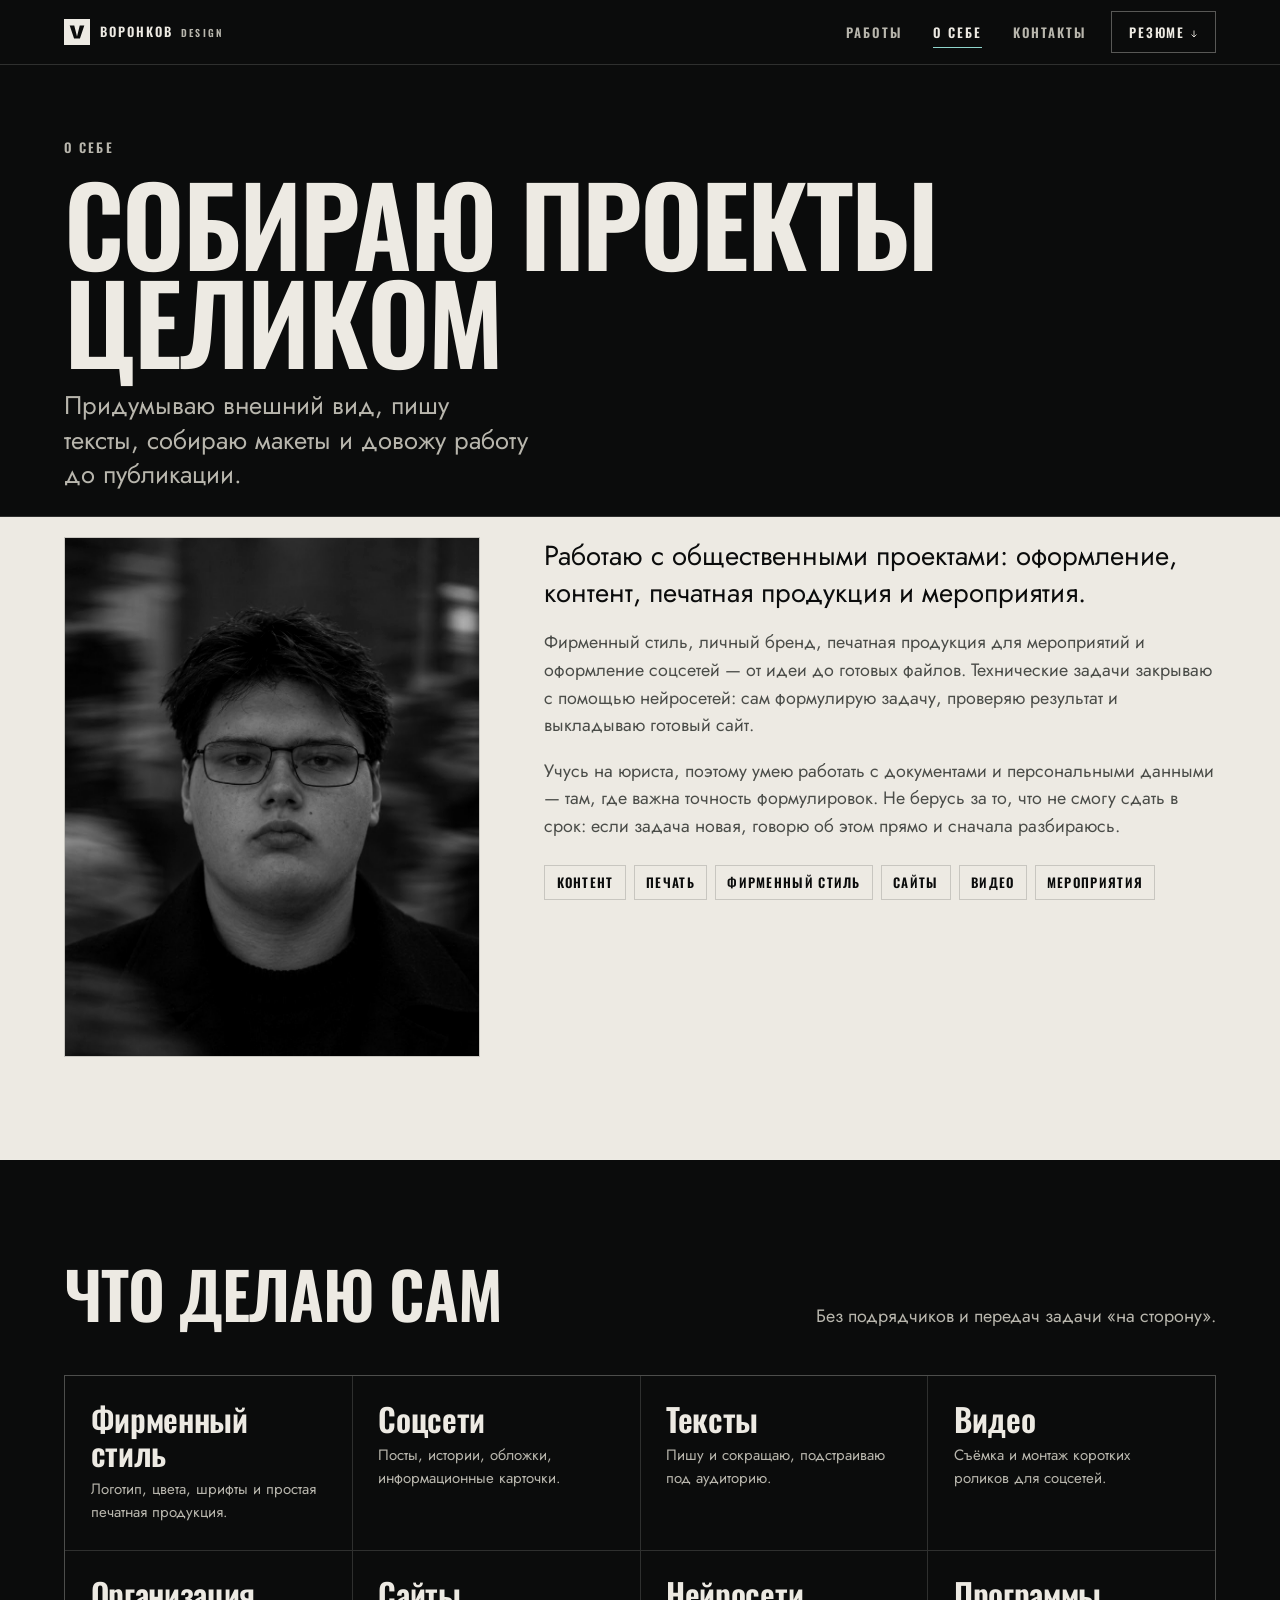
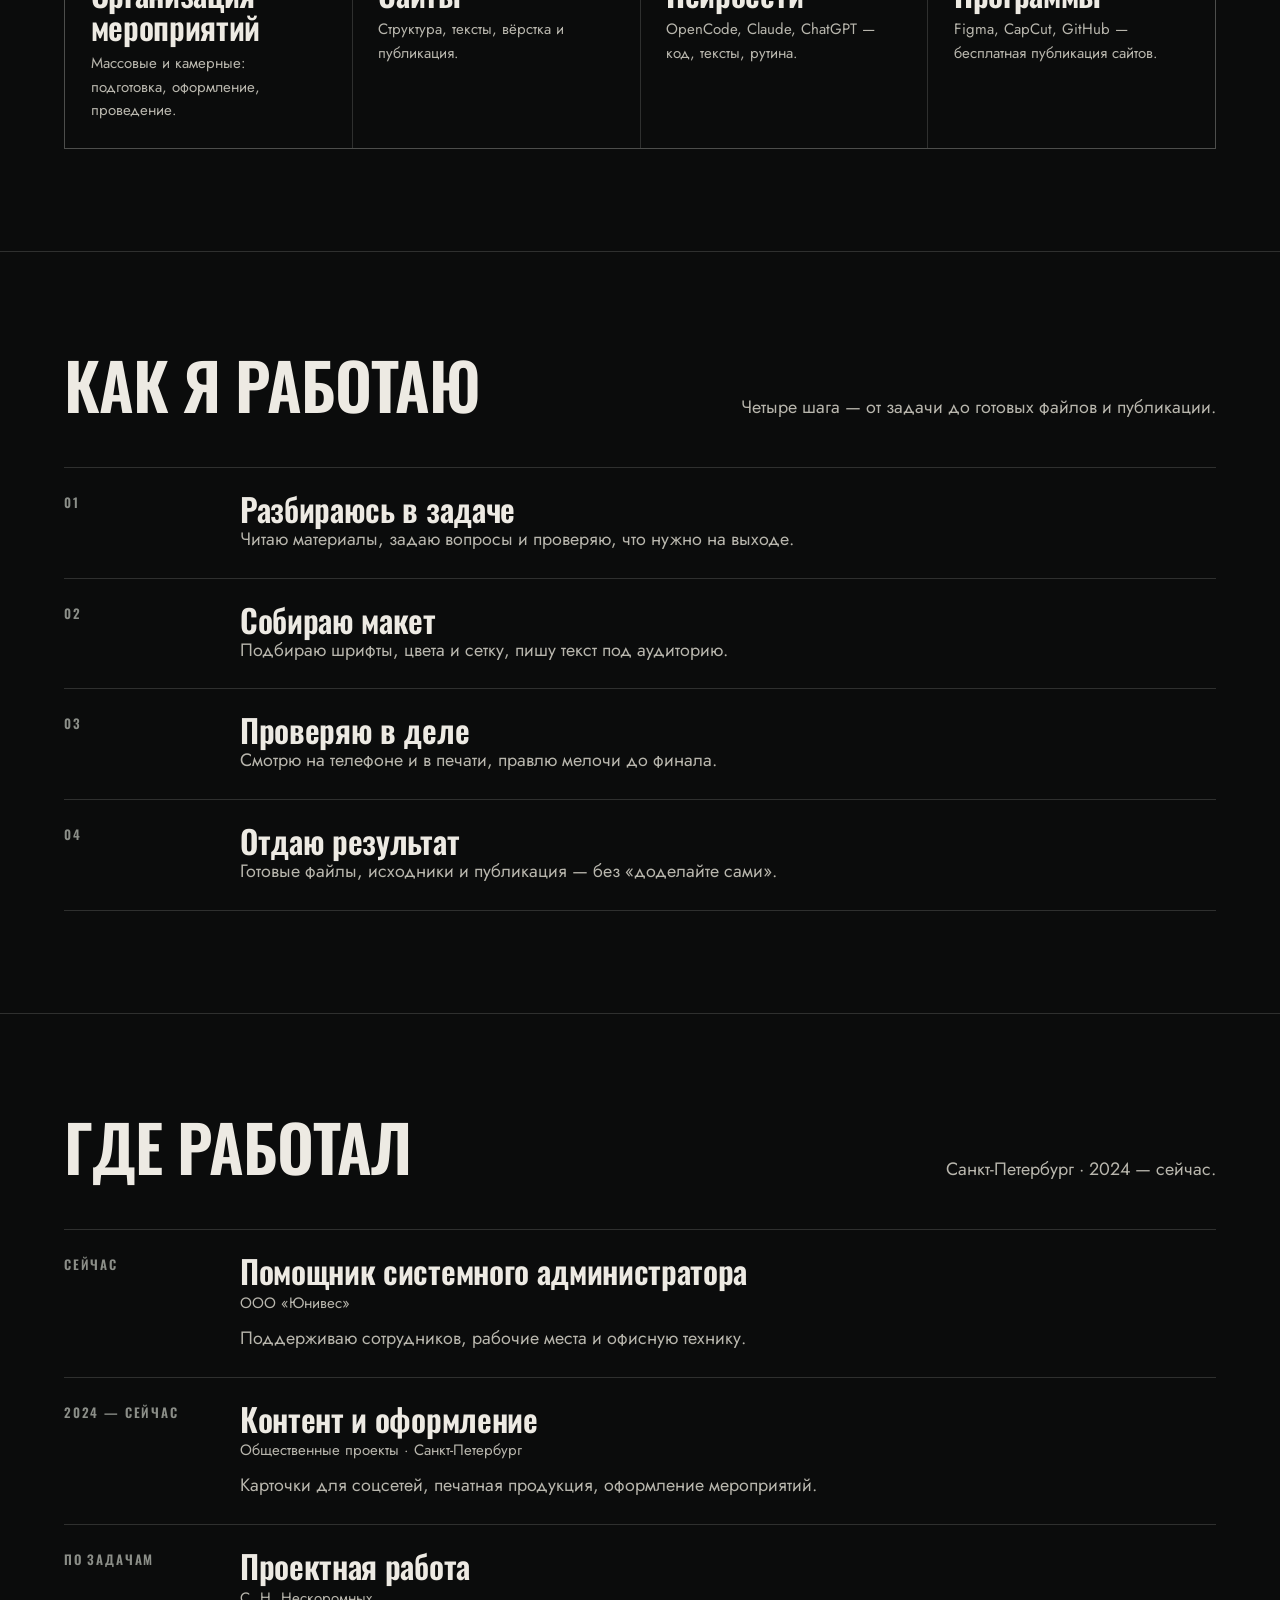
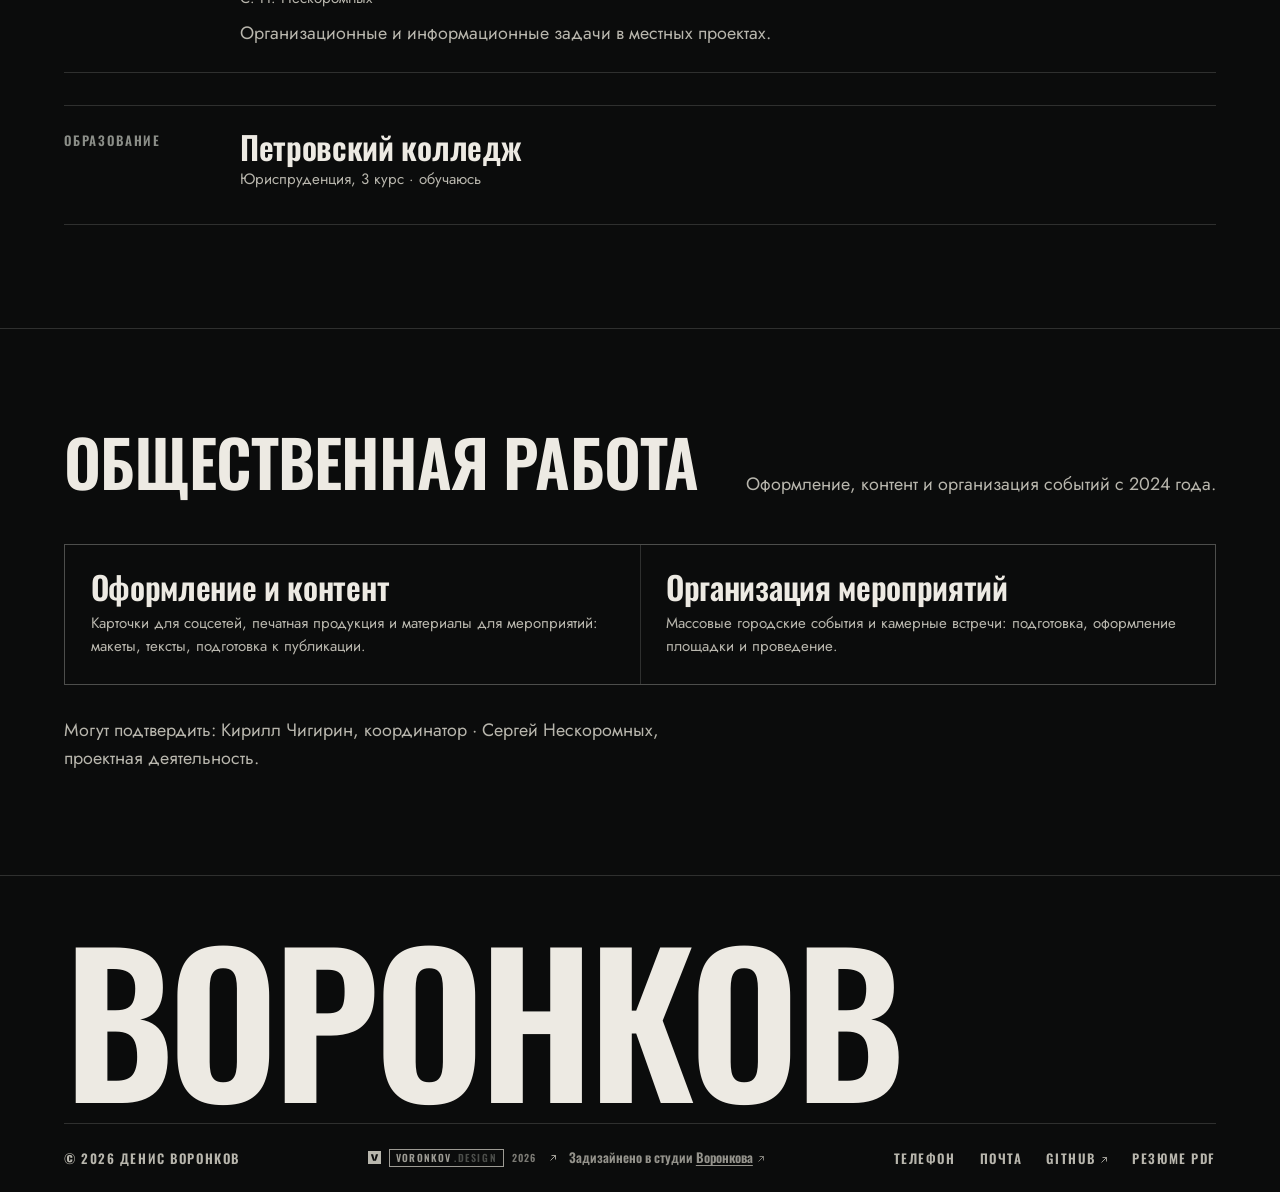
<file: about.html>
<!DOCTYPE html>
<html lang="ru">
<head>
<meta charset="utf-8">
<meta name="viewport" content="width=device-width, initial-scale=1">
<title>О себе — Денис Воронков</title>

<meta name="description" content="Денис Воронков: контент, фирменный стиль, тексты, соцсети, мероприятия и сайты. Опыт, навыки, образование.">
<meta name="author" content="Денис Воронков">
<meta name="theme-color" content="#0b0c0c">
<link rel="canonical" href="https://voronkov-design.ru/about.html">

<meta property="og:type" content="profile">
<meta property="og:locale" content="ru_RU">
<meta property="og:site_name" content="Денис Воронков">
<meta property="og:title" content="О себе — Денис Воронков">
<meta property="og:description" content="Опыт, навыки и подход к работе.">
<meta property="og:url" content="https://voronkov-design.ru/about.html">
<meta property="og:image" content="https://voronkov-design.ru/assets/img/portrait.jpg">
<meta name="twitter:card" content="summary_large_image">

<link rel="icon" href="assets/img/favicon.svg" type="image/svg+xml">
<link rel="icon" href="favicon.ico" sizes="16x16 32x32 48x48">
<link rel="icon" href="assets/img/favicon.png" sizes="64x64" type="image/png">
<link rel="apple-touch-icon" href="assets/img/icon-192.png">

<link rel="preload" href="assets/fonts/oswald-600-cyrillic.woff2" as="font" type="font/woff2" crossorigin>
<link rel="stylesheet" href="assets/css/fonts.css">
<link rel="stylesheet" href="assets/css/tokens.css">
<link rel="stylesheet" href="assets/css/style.css">
<script>document.documentElement.classList.add('js');</script>
</head>
<body>
<a class="skip" href="#main">Перейти к содержанию</a>

<header class="bar">
  <div class="wrap bar__inner">
    <a class="bar__brand" href="index.html"><svg class="brand__mark" viewBox="0 0 32 32" aria-hidden="true"><path fill="currentColor" fill-rule="evenodd" d="M0 0h32v32H0Zm7 8h5.6L16 21.4 19.4 8H25l-5.4 16h-7.2Z"/></svg><span class="brand__text"><span class="brand__name">Воронков</span> <span class="brand__sub">Design</span></span></a>
    <nav class="bar__nav" id="nav" aria-label="Разделы сайта">
      <a href="works.html">Работы</a>
      <a href="about.html" aria-current="page">О себе</a>
      <a href="contacts.html">Контакты</a>
    </nav>
    <a class="bar__cta" href="assets/docs/voronkov-resume.pdf" download>Резюме</a>
    <button class="bar__toggle" id="navToggle" type="button" aria-expanded="false" aria-controls="nav" aria-label="Меню">
      <span></span><span></span>
    </button>
  </div>
</header>

<main id="main">

  <header class="page-head">
    <div class="wrap reveal">
      <p class="label">О себе</p>
      <h1>Собираю проекты целиком</h1>
      <p class="lead">Придумываю внешний вид, пишу тексты, собираю макеты и довожу работу до публикации.</p>
    </div>
  </header>

  <section class="section band">
    <div class="wrap">
      <div class="about reveal">
        <figure class="about__photo">
          <img src="assets/img/portrait.jpg" width="896" height="1195" loading="lazy" alt="Портрет Дениса Воронкова">
        </figure>
        <div class="about__text">
          <p class="lead">Работаю с общественными проектами: оформление, контент, печатная продукция и мероприятия.</p>
          <p>Фирменный стиль, личный бренд, печатная продукция для мероприятий и оформление соцсетей — от идеи до готовых файлов. Технические задачи закрываю с помощью нейросетей: сам формулирую задачу, проверяю результат и выкладываю готовый сайт.</p>
          <p>Учусь на юриста, поэтому умею работать с документами и персональными данными — там, где важна точность формулировок. Не берусь за то, что не смогу сдать в срок: если задача новая, говорю об этом прямо и сначала разбираюсь.</p>
          <ul class="chips" aria-label="Навыки">
            <li>Контент</li>
            <li>Печать</li>
            <li>Фирменный стиль</li>
            <li>Сайты</li>
            <li>Видео</li>
            <li>Мероприятия</li>
          </ul>
        </div>
      </div>
    </div>
  </section>

  <section class="section">
    <div class="wrap reveal">
      <div class="sec-head">
        <h2>Что делаю сам</h2>
        <p>Без подрядчиков и передач задачи «на сторону».</p>
      </div>
      <ul class="skills">
        <li class="skill"><h3>Фирменный стиль</h3><p>Логотип, цвета, шрифты и простая печатная продукция.</p></li>
        <li class="skill"><h3>Соцсети</h3><p>Посты, истории, обложки, информационные карточки.</p></li>
        <li class="skill"><h3>Тексты</h3><p>Пишу и сокращаю, подстраиваю под аудиторию.</p></li>
        <li class="skill"><h3>Видео</h3><p>Съёмка и монтаж коротких роликов для соцсетей.</p></li>
        <li class="skill"><h3>Организация мероприятий</h3><p>Массовые и камерные: подготовка, оформление, проведение.</p></li>
        <li class="skill"><h3>Сайты</h3><p>Структура, тексты, вёрстка и публикация.</p></li>
        <li class="skill"><h3>Нейросети</h3><p>OpenCode, Claude, ChatGPT — код, тексты, рутина.</p></li>
        <li class="skill"><h3>Программы</h3><p>Figma, CapCut, GitHub — бесплатная публикация сайтов.</p></li>
      </ul>
    </div>
  </section>

  <section class="section">
    <div class="wrap reveal">
      <div class="sec-head">
        <h2>Как я работаю</h2>
        <p>Четыре шага — от задачи до готовых файлов и публикации.</p>
      </div>
      <ol class="jobs">
        <li class="job"><p class="job__when">01</p><div><h3>Разбираюсь в задаче</h3><p>Читаю материалы, задаю вопросы и проверяю, что нужно на выходе.</p></div></li>
        <li class="job"><p class="job__when">02</p><div><h3>Собираю макет</h3><p>Подбираю шрифты, цвета и сетку, пишу текст под аудиторию.</p></div></li>
        <li class="job"><p class="job__when">03</p><div><h3>Проверяю в деле</h3><p>Смотрю на телефоне и в печати, правлю мелочи до финала.</p></div></li>
        <li class="job"><p class="job__when">04</p><div><h3>Отдаю результат</h3><p>Готовые файлы, исходники и публикация — без «доделайте сами».</p></div></li>
      </ol>
    </div>
  </section>

  <section class="section">
    <div class="wrap reveal">
      <div class="sec-head">
        <h2>Где работал</h2>
        <p>Санкт-Петербург · 2024 — сейчас.</p>
      </div>
      <ol class="jobs">
        <li class="job">
          <p class="job__when">сейчас</p>
          <div>
            <h3>Помощник системного администратора</h3>
            <p class="job__org">ООО «Юнивес»</p>
            <p>Поддерживаю сотрудников, рабочие места и офисную технику.</p>
          </div>
        </li>
        <li class="job">
          <p class="job__when">2024 — сейчас</p>
          <div>
            <h3>Контент и оформление</h3>
            <p class="job__org">Общественные проекты · Санкт-Петербург</p>
            <p>Карточки для соцсетей, печатная продукция, оформление мероприятий.</p>
          </div>
        </li>
        <li class="job">
          <p class="job__when">по задачам</p>
          <div>
            <h3>Проектная работа</h3>
            <p class="job__org">С. Н. Нескоромных</p>
            <p>Организационные и информационные задачи в местных проектах.</p>
          </div>
        </li>
      </ol>

      <div class="jobs" style="margin-top:2rem">
        <div class="job">
          <p class="job__when">Образование</p>
          <div>
            <h3>Петровский колледж</h3>
            <p class="job__org">Юриспруденция, 3 курс · обучаюсь</p>
          </div>
        </div>
      </div>
    </div>
  </section>

  <section class="section">
    <div class="wrap reveal">
      <div class="sec-head">
        <h2>Общественная работа</h2>
        <p>Оформление, контент и организация событий с 2024 года.</p>
      </div>
      <div class="skills">
        <div class="skill"><h3>Оформление и контент</h3><p>Карточки для соцсетей, печатная продукция и материалы для мероприятий: макеты, тексты, подготовка к публикации.</p></div>
        <div class="skill"><h3>Организация мероприятий</h3><p>Массовые городские события и камерные встречи: подготовка, оформление площадки и проведение.</p></div>
      </div>
      <p class="muted" style="margin-top:2rem;max-width:60ch">Могут подтвердить: Кирилл Чигирин, координатор · Сергей Нескоромных, проектная деятельность.</p>
    </div>
  </section>

</main>

<footer class="foot">
  <div class="wrap">
    <p class="foot__name" aria-hidden="true">Воронков</p>
    <div class="foot__rows">
      <span>© <span id="year">2026</span> Денис Воронков</span>
      <vd-stamp year="2026"></vd-stamp>
      <div class="foot__docs">
        <a href="tel:+79112686601">Телефон</a>
        <a href="mailto:denisvoronkov486@gmail.com">Почта</a>
        <a href="https://github.com/askuyr" target="_blank" rel="noopener">GitHub</a>
        <a href="assets/docs/voronkov-resume.pdf" download>Резюме PDF</a>
      </div>
    </div>
  </div>
</footer>

<script src="assets/js/main.js" defer></script>
<script src="assets/js/vd-stamp.js" defer></script>
</body>
</html>
</file>
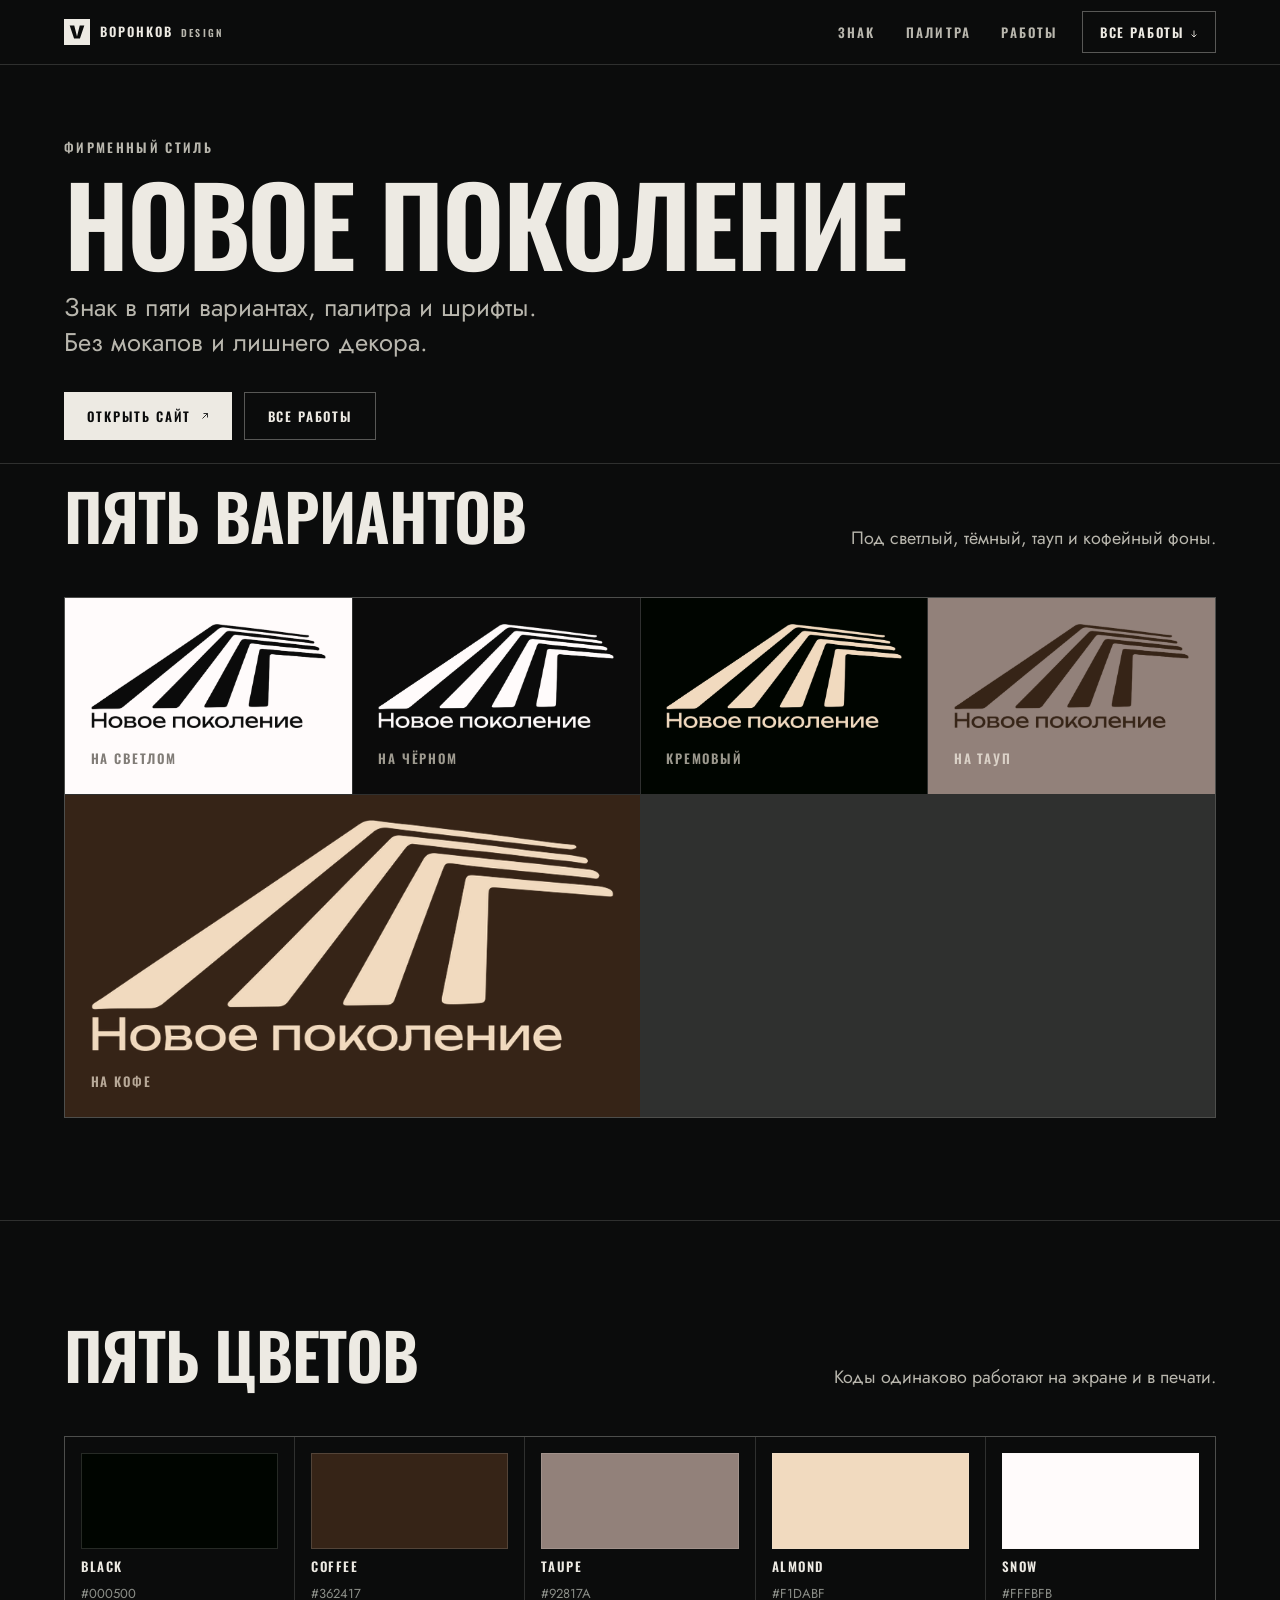
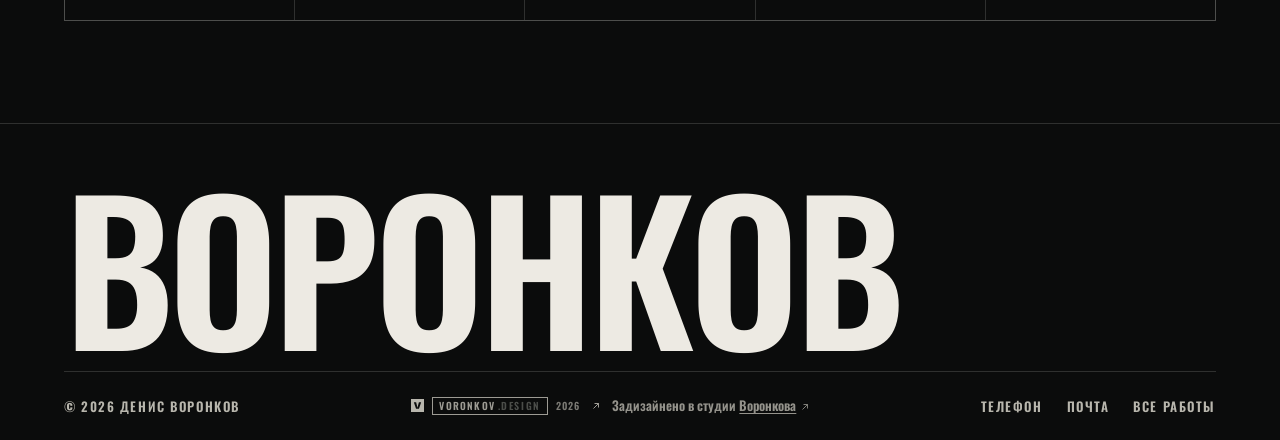
<file: branding.html>
<!DOCTYPE html>
<html lang="ru">
<head>
<meta charset="utf-8">
<meta name="viewport" content="width=device-width, initial-scale=1">
<title>Брендинг «Нового поколения» — Денис Воронков</title>

<meta name="description" content="Фирменный стиль «Нового поколения»: знак в пяти вариантах, палитра и шрифты.">
<meta name="author" content="Денис Воронков">
<meta name="theme-color" content="#0b0c0c">
<link rel="canonical" href="https://voronkov-design.ru/branding.html">

<meta property="og:type" content="article">
<meta property="og:locale" content="ru_RU">
<meta property="og:site_name" content="Денис Воронков">
<meta property="og:title" content="Брендинг «Нового поколения» — Денис Воронков">
<meta property="og:description" content="Знак в пяти вариантах, палитра и шрифты.">
<meta property="og:url" content="https://voronkov-design.ru/branding.html">
<meta property="og:image" content="https://voronkov-design.ru/assets/img/brand-board.jpg">

<link rel="icon" href="assets/img/favicon.svg" type="image/svg+xml">
<link rel="icon" href="favicon.ico" sizes="16x16 32x32 48x48">
<link rel="icon" href="assets/img/favicon.png" sizes="64x64" type="image/png">
<link rel="apple-touch-icon" href="assets/img/icon-192.png">

<link rel="preload" href="assets/fonts/oswald-600-cyrillic.woff2" as="font" type="font/woff2" crossorigin>
<link rel="stylesheet" href="assets/css/fonts.css">
<link rel="stylesheet" href="assets/css/tokens.css">
<link rel="stylesheet" href="assets/css/style.css">
<script>document.documentElement.classList.add('js');</script>
</head>
<body>
<a class="skip" href="#main">Перейти к содержанию</a>

<header class="bar">
  <div class="wrap bar__inner">
    <a class="bar__brand" href="index.html"><svg class="brand__mark" viewBox="0 0 32 32" aria-hidden="true"><path fill="currentColor" fill-rule="evenodd" d="M0 0h32v32H0Zm7 8h5.6L16 21.4 19.4 8H25l-5.4 16h-7.2Z"/></svg><span class="brand__text"><span class="brand__name">Воронков</span> <span class="brand__sub">Design</span></span></a>
    <nav class="bar__nav" id="nav" aria-label="Разделы страницы">
      <a href="#logo">Знак</a>
      <a href="#palette">Палитра</a>
      <a href="works.html">Работы</a>
    </nav>
    <a class="bar__cta" href="works.html">Все работы</a>
    <button class="bar__toggle" id="navToggle" type="button" aria-expanded="false" aria-controls="nav" aria-label="Меню">
      <span></span><span></span>
    </button>
  </div>
</header>

<main id="main">

  <header class="page-head">
    <div class="wrap reveal">
      <p class="label">Фирменный стиль</p>
      <h1>Новое поколение</h1>
      <p class="lead">Знак в пяти вариантах, палитра и шрифты. Без мокапов и лишнего декора.</p>
      <div class="hero__actions" style="margin-top:2rem">
        <a class="btn" href="https://voronkov-design.ru/novoepokolenie-site/" target="_blank" rel="noopener">Открыть сайт</a>
        <a class="btn btn--ghost" href="works.html">Все работы</a>
      </div>
    </div>
  </header>

  <section class="section" id="logo">
    <div class="wrap reveal">
      <div class="sec-head">
        <h2>Пять вариантов</h2>
        <p>Под светлый, тёмный, тауп и кофейный фоны.</p>
      </div>
      <div class="brand-logos">
        <figure class="brand-logo" style="background:#FFFBFB;color:#57524b">
          <img src="assets/img/brand/logo-black.png" width="700" height="309" loading="lazy" alt="Чёрный знак «Новое поколение» на светлом фоне">
          <figcaption>На светлом</figcaption>
        </figure>
        <figure class="brand-logo" style="background:#0B0B0B;color:#cfcabc">
          <img src="assets/img/brand/logo-white.png" width="700" height="309" loading="lazy" alt="Белый знак «Новое поколение» на чёрном фоне">
          <figcaption>На чёрном</figcaption>
        </figure>
        <figure class="brand-logo" style="background:#000500;color:#cfcabc">
          <img src="assets/img/brand/logo-cream.png" width="700" height="309" loading="lazy" alt="Кремовый знак «Новое поколение» на тёмном фоне">
          <figcaption>Кремовый</figcaption>
        </figure>
        <figure class="brand-logo" style="background:#92817A;color:#f3ece1">
          <img src="assets/img/brand/logo-taupe.png" width="700" height="309" loading="lazy" alt="Светлый знак «Новое поколение» на тауп">
          <figcaption>На тауп</figcaption>
        </figure>
        <figure class="brand-logo" style="background:#362417;color:#e3d5c3">
          <img src="assets/img/brand/logo-coffee.png" width="700" height="309" loading="lazy" alt="Кремовый знак «Новое поколение» на кофейном фоне">
          <figcaption>На кофе</figcaption>
        </figure>
      </div>
    </div>
  </section>

  <section class="section" id="palette">
    <div class="wrap reveal">
      <div class="sec-head">
        <h2>Пять цветов</h2>
        <p>Коды одинаково работают на экране и в печати.</p>
      </div>
      <ul class="brand-palette">
        <li class="brand-swatch"><span class="brand-swatch__chip" style="background:#000500"></span><span class="brand-swatch__name">Black</span><span class="brand-swatch__hex">#000500</span></li>
        <li class="brand-swatch"><span class="brand-swatch__chip" style="background:#362417"></span><span class="brand-swatch__name">Coffee</span><span class="brand-swatch__hex">#362417</span></li>
        <li class="brand-swatch"><span class="brand-swatch__chip" style="background:#92817A"></span><span class="brand-swatch__name">Taupe</span><span class="brand-swatch__hex">#92817A</span></li>
        <li class="brand-swatch"><span class="brand-swatch__chip" style="background:#F1DABF"></span><span class="brand-swatch__name">Almond</span><span class="brand-swatch__hex">#F1DABF</span></li>
        <li class="brand-swatch"><span class="brand-swatch__chip" style="background:#FFFBFB"></span><span class="brand-swatch__name">Snow</span><span class="brand-swatch__hex">#FFFBFB</span></li>
      </ul>
    </div>
  </section>

</main>

<footer class="foot">
  <div class="wrap">
    <p class="foot__name" aria-hidden="true">Воронков</p>
    <div class="foot__rows">
      <span>© <span id="year">2026</span> Денис Воронков</span>
      <vd-stamp year="2026"></vd-stamp>
      <div class="foot__docs">
        <a href="tel:+79112686601">Телефон</a>
        <a href="mailto:denisvoronkov486@gmail.com">Почта</a>
        <a href="works.html">Все работы</a>
      </div>
    </div>
  </div>
</footer>

<script src="assets/js/main.js" defer></script>
<script src="assets/js/vd-stamp.js" defer></script>
</body>
</html>
</file>
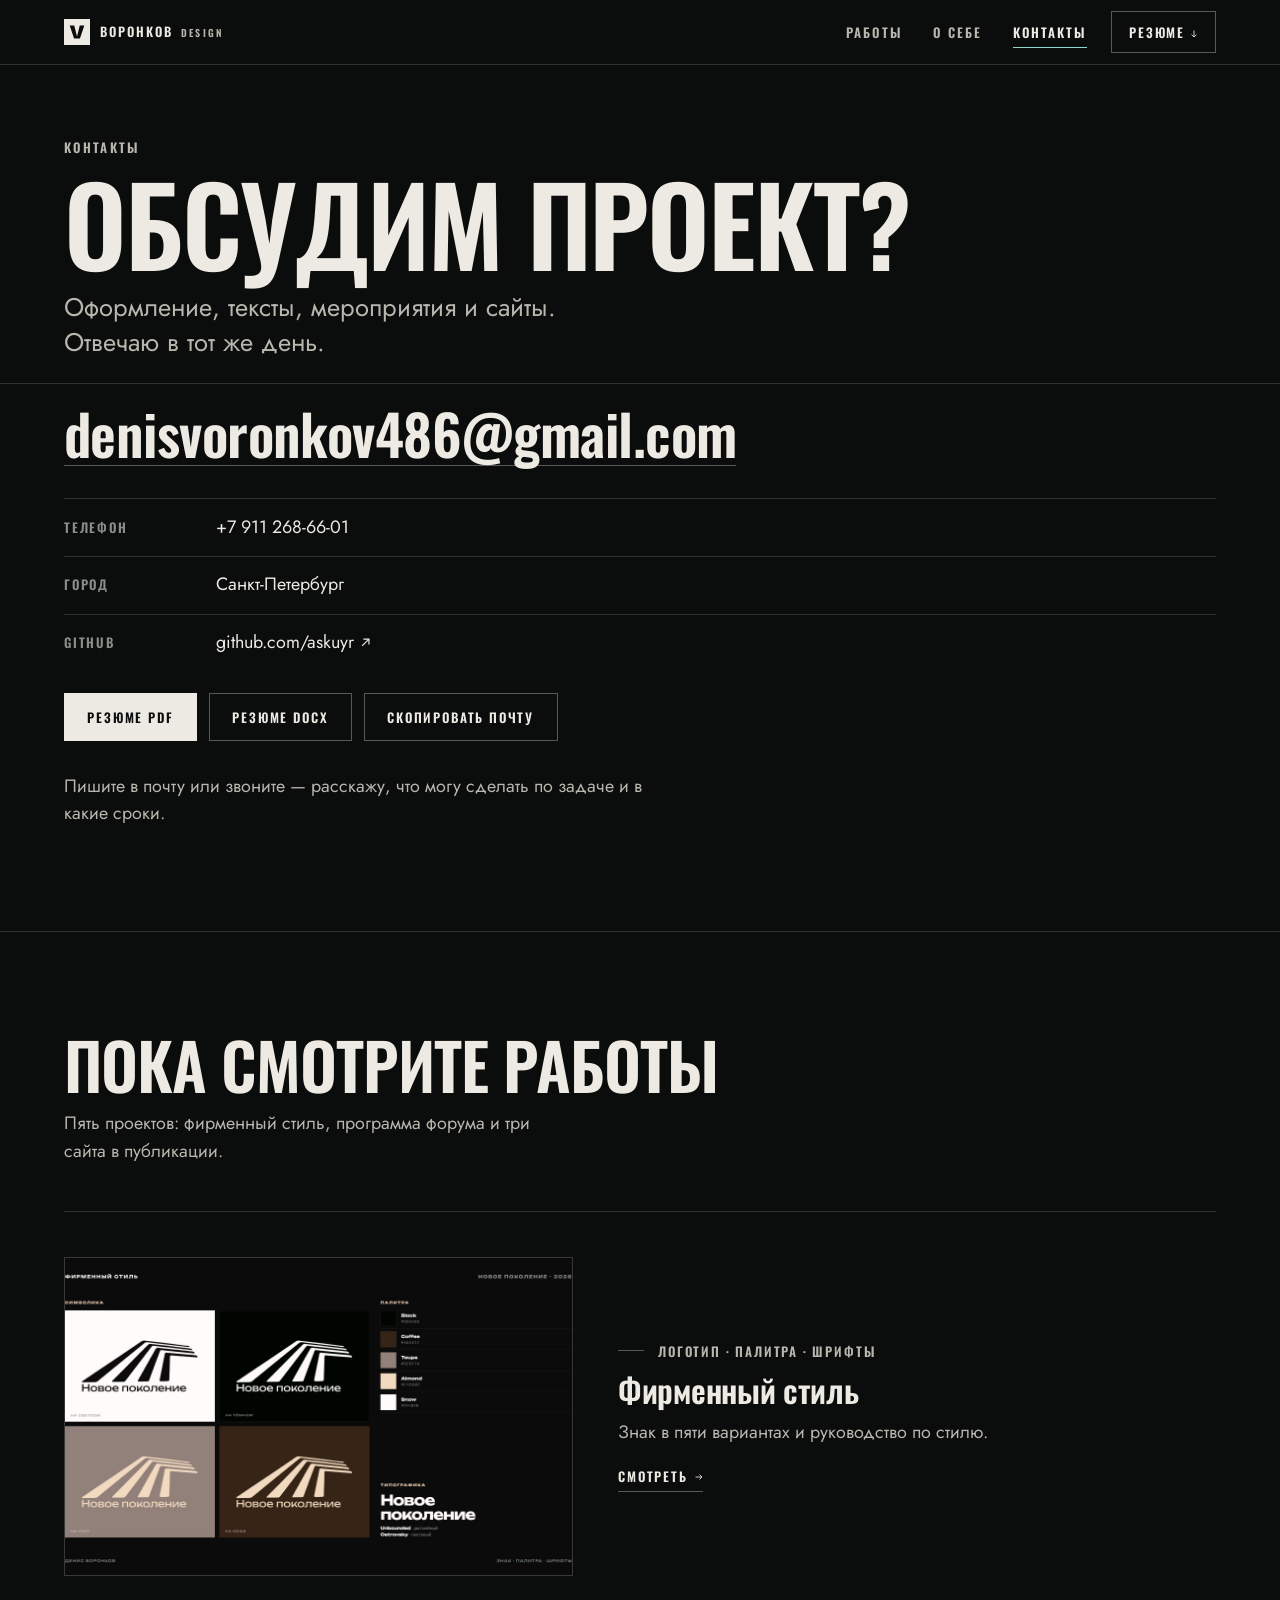
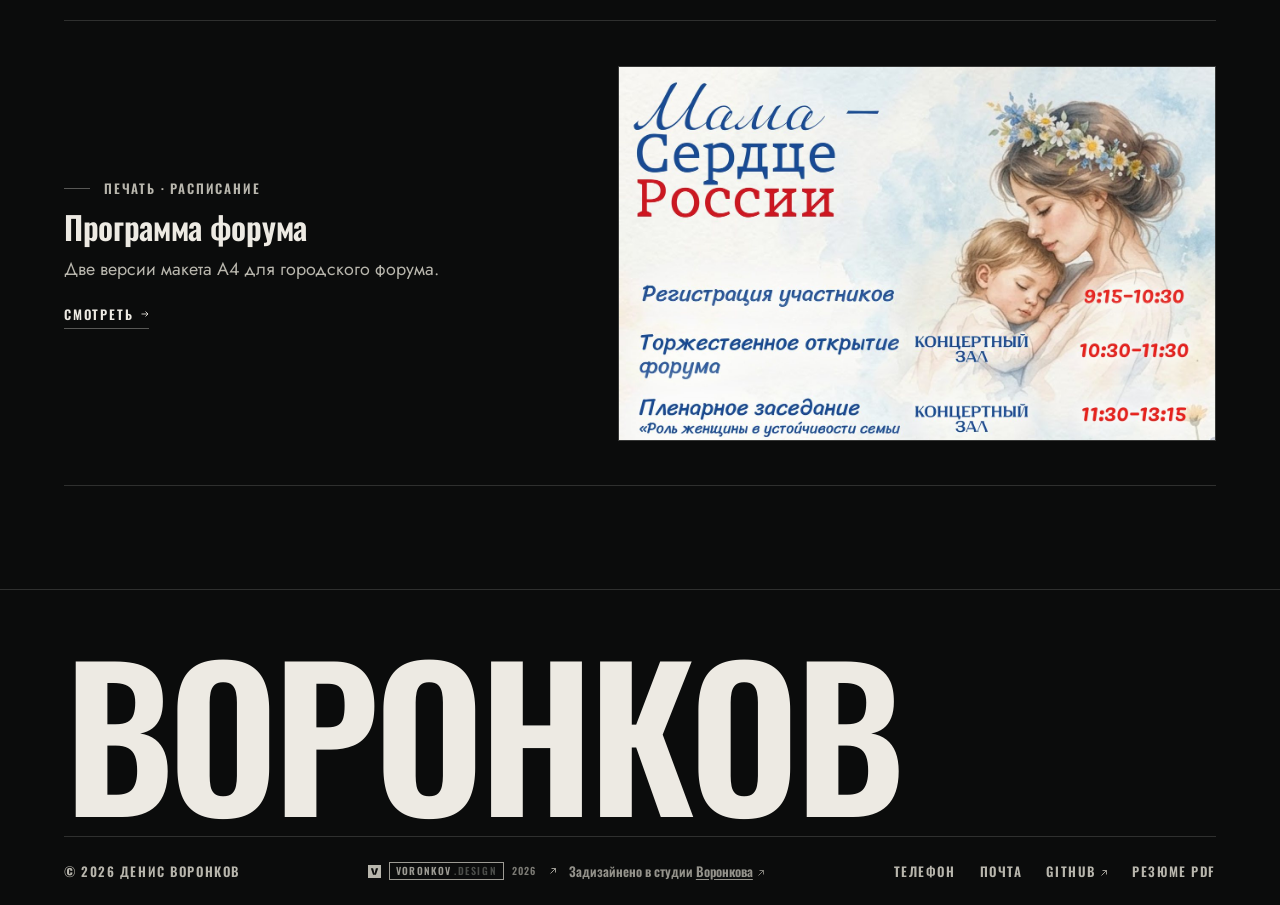
<file: contacts.html>
<!DOCTYPE html>
<html lang="ru">
<head>
<meta charset="utf-8">
<meta name="viewport" content="width=device-width, initial-scale=1">
<title>Контакты — Денис Воронков</title>

<meta name="description" content="Связаться с Денисом Воронковым: телефон, почта, GitHub. Контент, оформление и сайты. Санкт-Петербург.">
<meta name="author" content="Денис Воронков">
<meta name="theme-color" content="#0b0c0c">
<link rel="canonical" href="https://voronkov-design.ru/contacts.html">

<meta property="og:type" content="website">
<meta property="og:locale" content="ru_RU">
<meta property="og:site_name" content="Денис Воронков">
<meta property="og:title" content="Контакты — Денис Воронков">
<meta property="og:description" content="Телефон, почта, GitHub и резюме в PDF.">
<meta property="og:url" content="https://voronkov-design.ru/contacts.html">
<meta property="og:image" content="https://voronkov-design.ru/assets/img/portrait.jpg">

<link rel="icon" href="assets/img/favicon.svg" type="image/svg+xml">
<link rel="icon" href="favicon.ico" sizes="16x16 32x32 48x48">
<link rel="icon" href="assets/img/favicon.png" sizes="64x64" type="image/png">
<link rel="apple-touch-icon" href="assets/img/icon-192.png">

<link rel="preload" href="assets/fonts/oswald-600-cyrillic.woff2" as="font" type="font/woff2" crossorigin>
<link rel="stylesheet" href="assets/css/fonts.css">
<link rel="stylesheet" href="assets/css/tokens.css">
<link rel="stylesheet" href="assets/css/style.css">
<script>document.documentElement.classList.add('js');</script>
</head>
<body>
<a class="skip" href="#main">Перейти к содержанию</a>

<header class="bar">
  <div class="wrap bar__inner">
    <a class="bar__brand" href="index.html"><svg class="brand__mark" viewBox="0 0 32 32" aria-hidden="true"><path fill="currentColor" fill-rule="evenodd" d="M0 0h32v32H0Zm7 8h5.6L16 21.4 19.4 8H25l-5.4 16h-7.2Z"/></svg><span class="brand__text"><span class="brand__name">Воронков</span> <span class="brand__sub">Design</span></span></a>
    <nav class="bar__nav" id="nav" aria-label="Разделы сайта">
      <a href="works.html">Работы</a>
      <a href="about.html">О себе</a>
      <a href="contacts.html" aria-current="page">Контакты</a>
    </nav>
    <a class="bar__cta" href="assets/docs/voronkov-resume.pdf" download>Резюме</a>
    <button class="bar__toggle" id="navToggle" type="button" aria-expanded="false" aria-controls="nav" aria-label="Меню">
      <span></span><span></span>
    </button>
  </div>
</header>

<main id="main">

  <header class="page-head">
    <div class="wrap reveal">
      <p class="label">Контакты</p>
      <h1>Обсудим проект?</h1>
      <p class="lead">Оформление, тексты, мероприятия и сайты. Отвечаю в тот же день.</p>
    </div>
  </header>

  <section class="section">
    <div class="wrap reveal">
      <a class="contact__mail" href="mailto:denisvoronkov486@gmail.com">denisvoronkov486@gmail.com</a>

      <dl class="contact__rows">
        <div class="contact__row">
          <dt>Телефон</dt>
          <dd><a href="tel:+79112686601">+7 911 268-66-01</a></dd>
        </div>
        <div class="contact__row">
          <dt>Город</dt>
          <dd>Санкт-Петербург</dd>
        </div>
        <div class="contact__row">
          <dt>GitHub</dt>
          <dd><a href="https://github.com/askuyr" target="_blank" rel="noopener">github.com/askuyr</a></dd>
        </div>
      </dl>

      <div class="hero__actions" style="margin-top:2.25rem">
        <a class="btn" href="assets/docs/voronkov-resume.pdf" download>Резюме PDF</a>
        <a class="btn btn--ghost" href="assets/docs/voronkov-resume.docx" download>Резюме DOCX</a>
        <button class="btn btn--ghost" type="button" id="copyEmail" data-email="denisvoronkov486@gmail.com" data-label="Скопировать почту">Скопировать почту</button>
      </div>

      <p class="muted" style="margin-top:2rem;max-width:56ch">Пишите в почту или звоните — расскажу, что могу сделать по задаче и в какие сроки.</p>
    </div>
  </section>

  <section class="section">
    <div class="wrap reveal">
      <div class="sec-head">
        <h2>Пока смотрите работы</h2>
        <p>Пять проектов: фирменный стиль, программа форума и три сайта в публикации.</p>
      </div>
      <div class="works">
        <article class="work">
          <a class="work__media" href="works.html#case-brand">
            <img src="assets/img/brand-board.jpg" width="2200" height="1284" loading="lazy" alt="">
          </a>
          <div class="work__body">
            <p class="work__meta">Логотип · палитра · шрифты</p>
            <h3>Фирменный стиль</h3>
            <p>Знак в пяти вариантах и руководство по стилю.</p>
            <div class="work__links"><a class="link" href="works.html#case-brand">Смотреть</a></div>
          </div>
        </article>
        <article class="work work--flip">
          <a class="work__media" href="works.html#case-print">
            <img src="assets/img/forum-light.jpg" width="1400" height="1980" loading="lazy" alt="">
          </a>
          <div class="work__body">
            <p class="work__meta">Печать · расписание</p>
            <h3>Программа форума</h3>
            <p>Две версии макета A4 для городского форума.</p>
            <div class="work__links"><a class="link" href="works.html#case-print">Смотреть</a></div>
          </div>
        </article>
      </div>
    </div>
  </section>

</main>

<footer class="foot">
  <div class="wrap">
    <p class="foot__name" aria-hidden="true">Воронков</p>
    <div class="foot__rows">
      <span>© <span id="year">2026</span> Денис Воронков</span>
      <vd-stamp year="2026"></vd-stamp>
      <div class="foot__docs">
        <a href="tel:+79112686601">Телефон</a>
        <a href="mailto:denisvoronkov486@gmail.com">Почта</a>
        <a href="https://github.com/askuyr" target="_blank" rel="noopener">GitHub</a>
        <a href="assets/docs/voronkov-resume.pdf" download>Резюме PDF</a>
      </div>
    </div>
  </div>
</footer>

<script src="assets/js/main.js" defer></script>
<script src="assets/js/vd-stamp.js" defer></script>
</body>
</html>
</file>
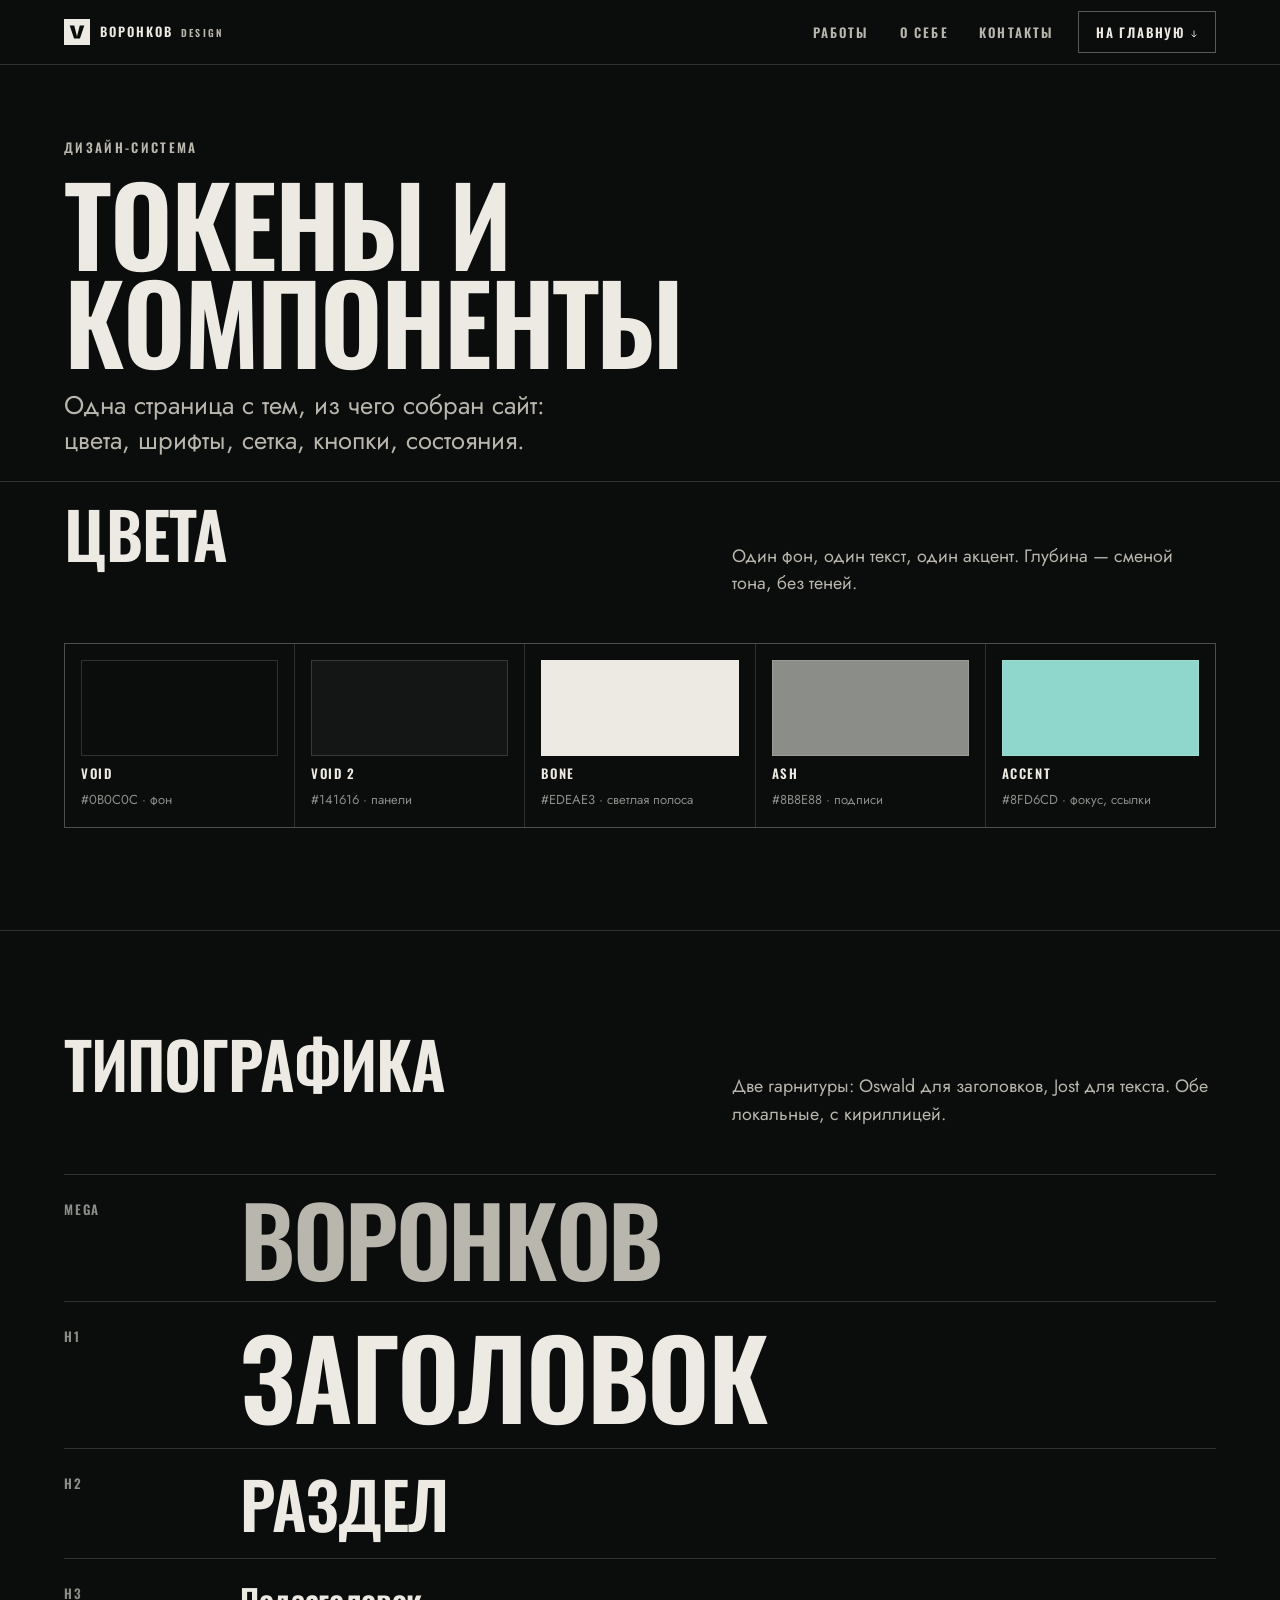
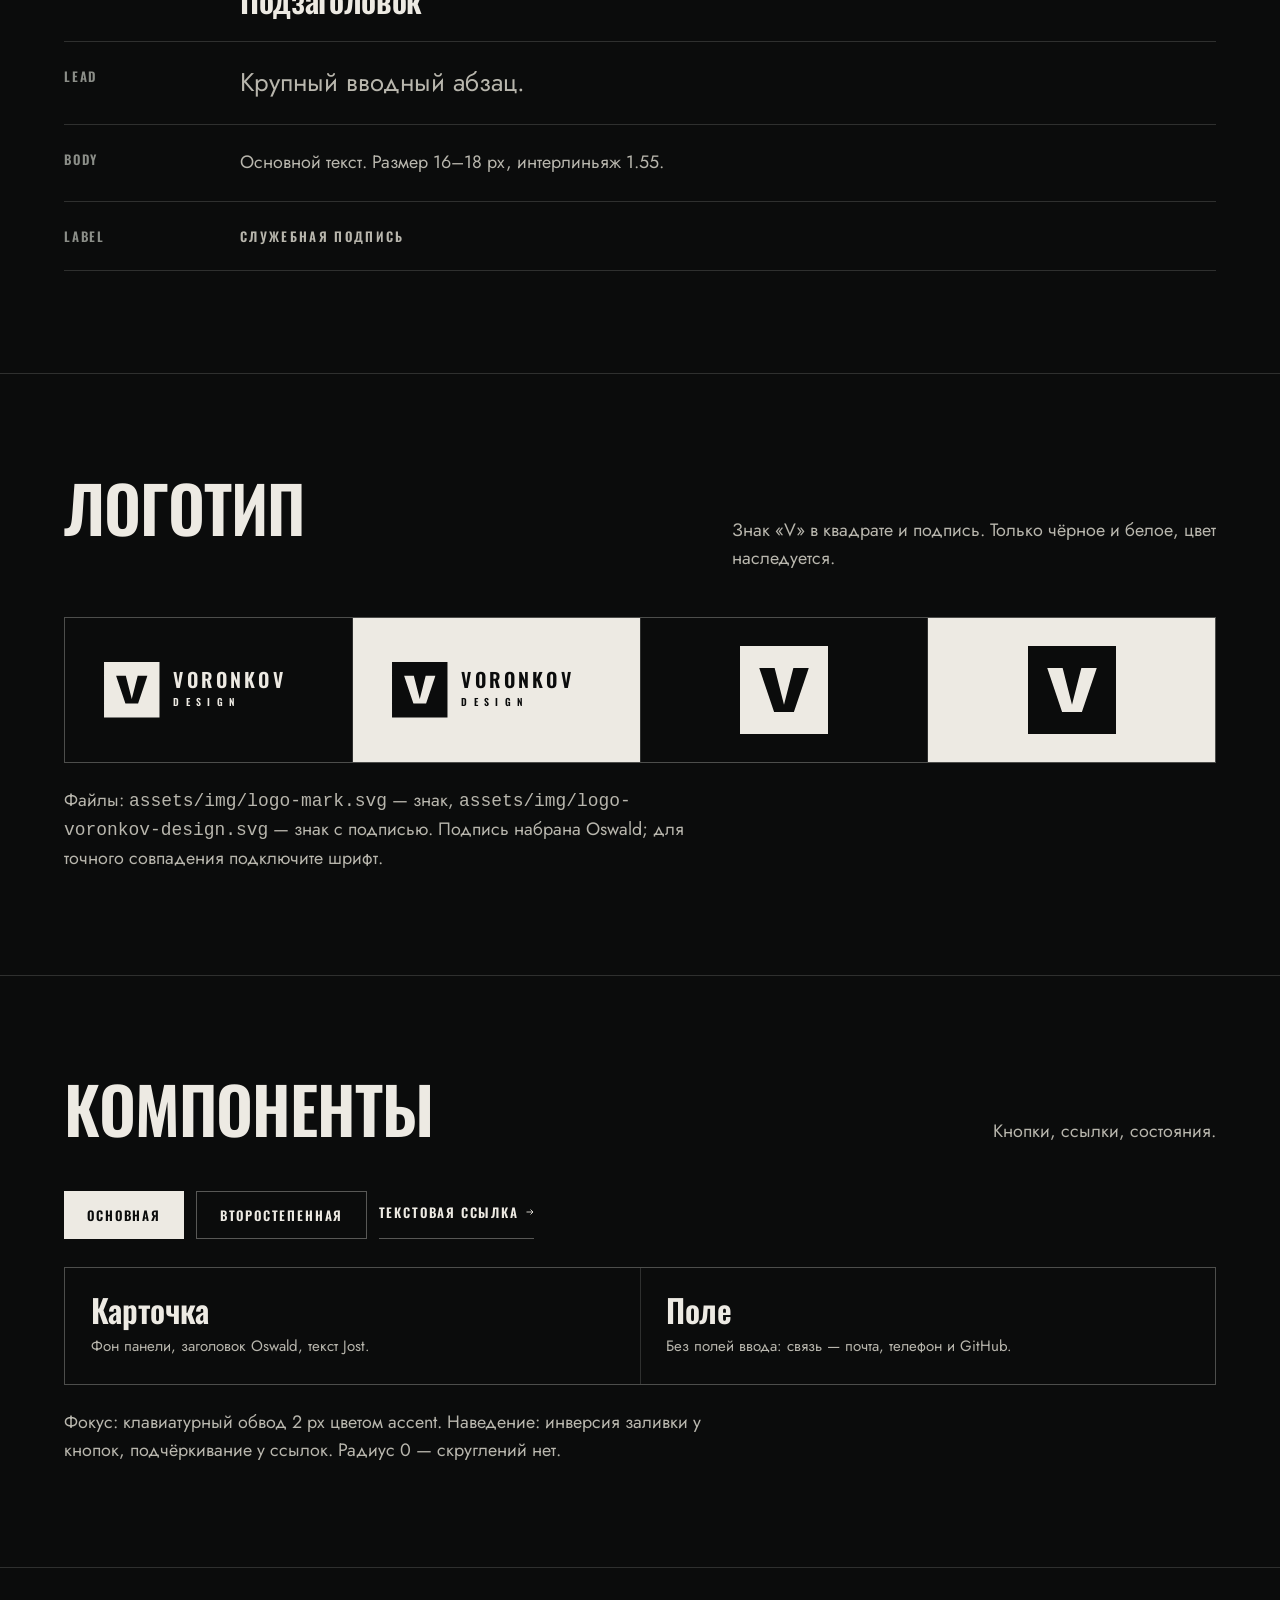
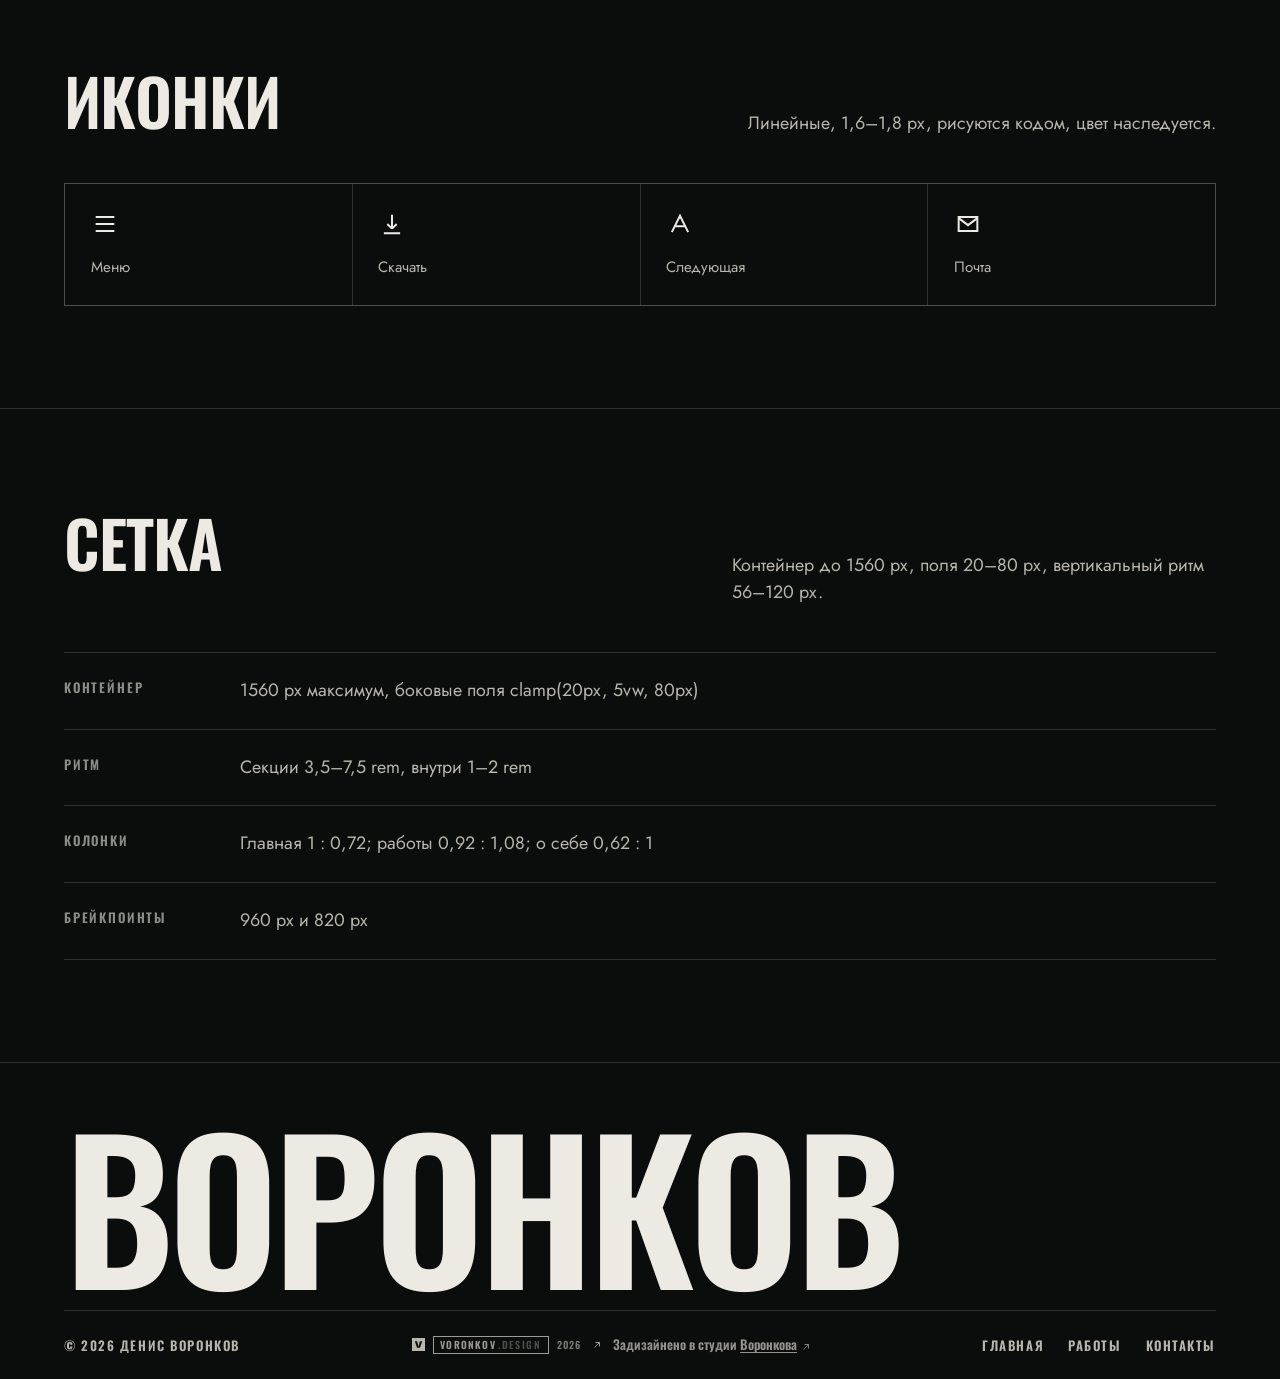
<file: kit.html>
<!DOCTYPE html>
<html lang="ru">
<head>
<meta charset="utf-8">
<meta name="viewport" content="width=device-width, initial-scale=1">
<title>Дизайн-система — Денис Воронков</title>

<meta name="description" content="Токены, типографика, компоненты и иконки сайта voronkov-design.ru.">
<meta name="author" content="Денис Воронков">
<meta name="theme-color" content="#0b0c0c">
<link rel="canonical" href="https://voronkov-design.ru/kit.html">
<meta name="robots" content="noindex">

<link rel="icon" href="assets/img/favicon.svg" type="image/svg+xml">
<link rel="icon" href="favicon.ico" sizes="16x16 32x32 48x48">
<link rel="preload" href="assets/fonts/oswald-600-cyrillic.woff2" as="font" type="font/woff2" crossorigin>
<link rel="stylesheet" href="assets/css/fonts.css">
<link rel="stylesheet" href="assets/css/tokens.css">
<link rel="stylesheet" href="assets/css/style.css">
<script>document.documentElement.classList.add('js');</script>
</head>
<body>
<a class="skip" href="#main">Перейти к содержанию</a>

<header class="bar">
  <div class="wrap bar__inner">
    <a class="bar__brand" href="index.html"><svg class="brand__mark" viewBox="0 0 32 32" aria-hidden="true"><path fill="currentColor" fill-rule="evenodd" d="M0 0h32v32H0Zm7 8h5.6L16 21.4 19.4 8H25l-5.4 16h-7.2Z"/></svg><span class="brand__text"><span class="brand__name">Воронков</span> <span class="brand__sub">Design</span></span></a>
    <nav class="bar__nav" id="nav" aria-label="Разделы сайта">
      <a href="works.html">Работы</a>
      <a href="about.html">О себе</a>
      <a href="contacts.html">Контакты</a>
    </nav>
    <a class="bar__cta" href="index.html">На главную</a>
    <button class="bar__toggle" id="navToggle" type="button" aria-expanded="false" aria-controls="nav" aria-label="Меню">
      <span></span><span></span>
    </button>
  </div>
</header>

<main id="main">

  <header class="page-head">
    <div class="wrap reveal">
      <p class="label">Дизайн-система</p>
      <h1>Токены и компоненты</h1>
      <p class="lead">Одна страница с тем, из чего собран сайт: цвета, шрифты, сетка, кнопки, состояния.</p>
    </div>
  </header>

  <section class="section">
    <div class="wrap reveal">
      <div class="sec-head"><h2>Цвета</h2><p>Один фон, один текст, один акцент. Глубина — сменой тона, без теней.</p></div>
      <ul class="brand-palette">
        <li class="brand-swatch"><span class="brand-swatch__chip" style="background:#0b0c0c"></span><span class="brand-swatch__name">Void</span><span class="brand-swatch__hex">#0B0C0C · фон</span></li>
        <li class="brand-swatch"><span class="brand-swatch__chip" style="background:#141616"></span><span class="brand-swatch__name">Void 2</span><span class="brand-swatch__hex">#141616 · панели</span></li>
        <li class="brand-swatch"><span class="brand-swatch__chip" style="background:#edeae3"></span><span class="brand-swatch__name">Bone</span><span class="brand-swatch__hex">#EDEAE3 · светлая полоса</span></li>
        <li class="brand-swatch"><span class="brand-swatch__chip" style="background:#8b8e88"></span><span class="brand-swatch__name">Ash</span><span class="brand-swatch__hex">#8B8E88 · подписи</span></li>
        <li class="brand-swatch"><span class="brand-swatch__chip" style="background:#8fd6cd"></span><span class="brand-swatch__name">Accent</span><span class="brand-swatch__hex">#8FD6CD · фокус, ссылки</span></li>
      </ul>
    </div>
  </section>

  <section class="section">
    <div class="wrap reveal">
      <div class="sec-head"><h2>Типографика</h2><p>Две гарнитуры: Oswald для заголовков, Jost для текста. Обе локальные, с кириллицей.</p></div>
      <div class="jobs">
        <div class="job"><p class="job__when">Mega</p><div><p class="mega" style="font-size:clamp(2.5rem,9vw,6rem)">Воронков</p></div></div>
        <div class="job"><p class="job__when">H1</p><div><h1 style="font-size:var(--s-h1)">Заголовок</h1></div></div>
        <div class="job"><p class="job__when">H2</p><div><h2 style="font-size:var(--s-h2)">Раздел</h2></div></div>
        <div class="job"><p class="job__when">H3</p><div><h3>Подзаголовок</h3></div></div>
        <div class="job"><p class="job__when">Lead</p><div><p class="lead">Крупный вводный абзац.</p></div></div>
        <div class="job"><p class="job__when">Body</p><div><p>Основной текст. Размер 16–18 px, интерлиньяж 1.55.</p></div></div>
        <div class="job"><p class="job__when">Label</p><div><p class="label">Служебная подпись</p></div></div>
      </div>
    </div>
  </section>

  <section class="section">
    <div class="wrap reveal">
      <div class="sec-head"><h2>Логотип</h2><p>Знак «V» в квадрате и подпись. Только чёрное и белое, цвет наследуется.</p></div>
      <div class="logo-row">
        <div class="logo-tile" style="background:#0b0c0c;color:#edeae3">
          <svg viewBox="0 0 210 56" role="img" aria-label="Воронков Дизайн"><path fill="currentColor" fill-rule="evenodd" d="M0 0h56v56H0Zm12.2 14h9.8L28 37.4 34 14h9.8L34.4 42H21.6Z"/><g font-family="Oswald, Arial Narrow, Arial, sans-serif" fill="currentColor"><text x="70" y="26" font-size="20" font-weight="500" letter-spacing="3.2">VORONKOV</text><text x="70" y="44" font-size="10" letter-spacing="6.4">DESIGN</text></g></svg>
        </div>
        <div class="logo-tile" style="background:#edeae3;color:#0b0c0c">
          <svg viewBox="0 0 210 56" role="img" aria-label="Воронков Дизайн"><path fill="currentColor" fill-rule="evenodd" d="M0 0h56v56H0Zm12.2 14h9.8L28 37.4 34 14h9.8L34.4 42H21.6Z"/><g font-family="Oswald, Arial Narrow, Arial, sans-serif" fill="currentColor"><text x="70" y="26" font-size="20" font-weight="500" letter-spacing="3.2">VORONKOV</text><text x="70" y="44" font-size="10" letter-spacing="6.4">DESIGN</text></g></svg>
        </div>
        <div class="logo-tile" style="background:#0b0c0c;color:#edeae3">
          <svg class="mark" viewBox="0 0 32 32" role="img" aria-label="Знак"><path fill="currentColor" fill-rule="evenodd" d="M0 0h32v32H0Zm7 8h5.6L16 21.4 19.4 8H25l-5.4 16h-7.2Z"/></svg>
        </div>
        <div class="logo-tile" style="background:#edeae3;color:#0b0c0c">
          <svg class="mark" viewBox="0 0 32 32" role="img" aria-label="Знак"><path fill="currentColor" fill-rule="evenodd" d="M0 0h32v32H0Zm7 8h5.6L16 21.4 19.4 8H25l-5.4 16h-7.2Z"/></svg>
        </div>
      </div>
      <p class="muted" style="margin-top:1.5rem;max-width:60ch">Файлы: <code>assets/img/logo-mark.svg</code> — знак, <code>assets/img/logo-voronkov-design.svg</code> — знак с подписью. Подпись набрана Oswald; для точного совпадения подключите шрифт.</p>
    </div>
  </section>

  <section class="section">
    <div class="wrap reveal">
      <div class="sec-head"><h2>Компоненты</h2><p>Кнопки, ссылки, состояния.</p></div>
      <div class="hero__actions" style="margin-bottom:1.75rem">
        <button class="btn" type="button">Основная</button>
        <button class="btn btn--ghost" type="button">Второстепенная</button>
        <a class="link" href="works.html">Текстовая ссылка</a>
      </div>
      <div class="skills">
        <div class="skill"><h3>Карточка</h3><p>Фон панели, заголовок Oswald, текст Jost.</p></div>
        <div class="skill"><h3>Поле</h3><p>Без полей ввода: связь — почта, телефон и GitHub.</p></div>
      </div>
      <p class="muted" style="margin-top:1.5rem;max-width:60ch">Фокус: клавиатурный обвод 2 px цветом accent. Наведение: инверсия заливки у кнопок, подчёркивание у ссылок. Радиус 0 — скруглений нет.</p>
    </div>
  </section>

  <section class="section">
    <div class="wrap reveal">
      <div class="sec-head"><h2>Иконки</h2><p>Линейные, 1,6–1,8 px, рисуются кодом, цвет наследуется.</p></div>
      <div class="skills">
        <div class="skill"><svg viewBox="0 0 24 24" width="28" height="28" fill="none" stroke="currentColor" stroke-width="1.7" aria-hidden="true"><path d="M4 6h16M4 12h16M4 18h16"/></svg><p style="margin-top:.6rem">Меню</p></div>
        <div class="skill"><svg viewBox="0 0 24 24" width="28" height="28" fill="none" stroke="currentColor" stroke-width="1.7" aria-hidden="true"><path d="M12 4v12m0 0-4-4m4 4 4-4M5 20h14"/></svg><p style="margin-top:.6rem">Скачать</p></div>
        <div class="skill"><svg viewBox="0 0 24 24" width="28" height="28" fill="none" stroke="currentColor" stroke-width="1.7" aria-hidden="true"><path d="m5 19 7-14 7 14M8 14h8"/></svg><p style="margin-top:.6rem">Следующая</p></div>
        <div class="skill"><svg viewBox="0 0 24 24" width="28" height="28" fill="none" stroke="currentColor" stroke-width="1.7" aria-hidden="true"><path d="M4 6h16v12H4z"/><path d="m4 7 8 6 8-6"/></svg><p style="margin-top:.6rem">Почта</p></div>
      </div>
    </div>
  </section>

  <section class="section">
    <div class="wrap reveal">
      <div class="sec-head"><h2>Сетка</h2><p>Контейнер до 1560 px, поля 20–80 px, вертикальный ритм 56–120 px.</p></div>
      <div class="jobs">
        <div class="job"><p class="job__when">Контейнер</p><div><p>1560 px максимум, боковые поля clamp(20px, 5vw, 80px)</p></div></div>
        <div class="job"><p class="job__when">Ритм</p><div><p>Секции 3,5–7,5 rem, внутри 1–2 rem</p></div></div>
        <div class="job"><p class="job__when">Колонки</p><div><p>Главная 1 : 0,72; работы 0,92 : 1,08; о себе 0,62 : 1</p></div></div>
        <div class="job"><p class="job__when">Брейкпоинты</p><div><p>960 px и 820 px</p></div></div>
      </div>
    </div>
  </section>

</main>

<footer class="foot">
  <div class="wrap">
    <p class="foot__name" aria-hidden="true">Воронков</p>
    <div class="foot__rows">
      <span>© <span id="year">2026</span> Денис Воронков</span>
      <vd-stamp year="2026"></vd-stamp>
      <div class="foot__docs">
        <a href="index.html">Главная</a>
        <a href="works.html">Работы</a>
        <a href="contacts.html">Контакты</a>
      </div>
    </div>
  </div>
</footer>

<script src="assets/js/main.js" defer></script>
<script src="assets/js/vd-stamp.js" defer></script>
</body>
</html>
</file>
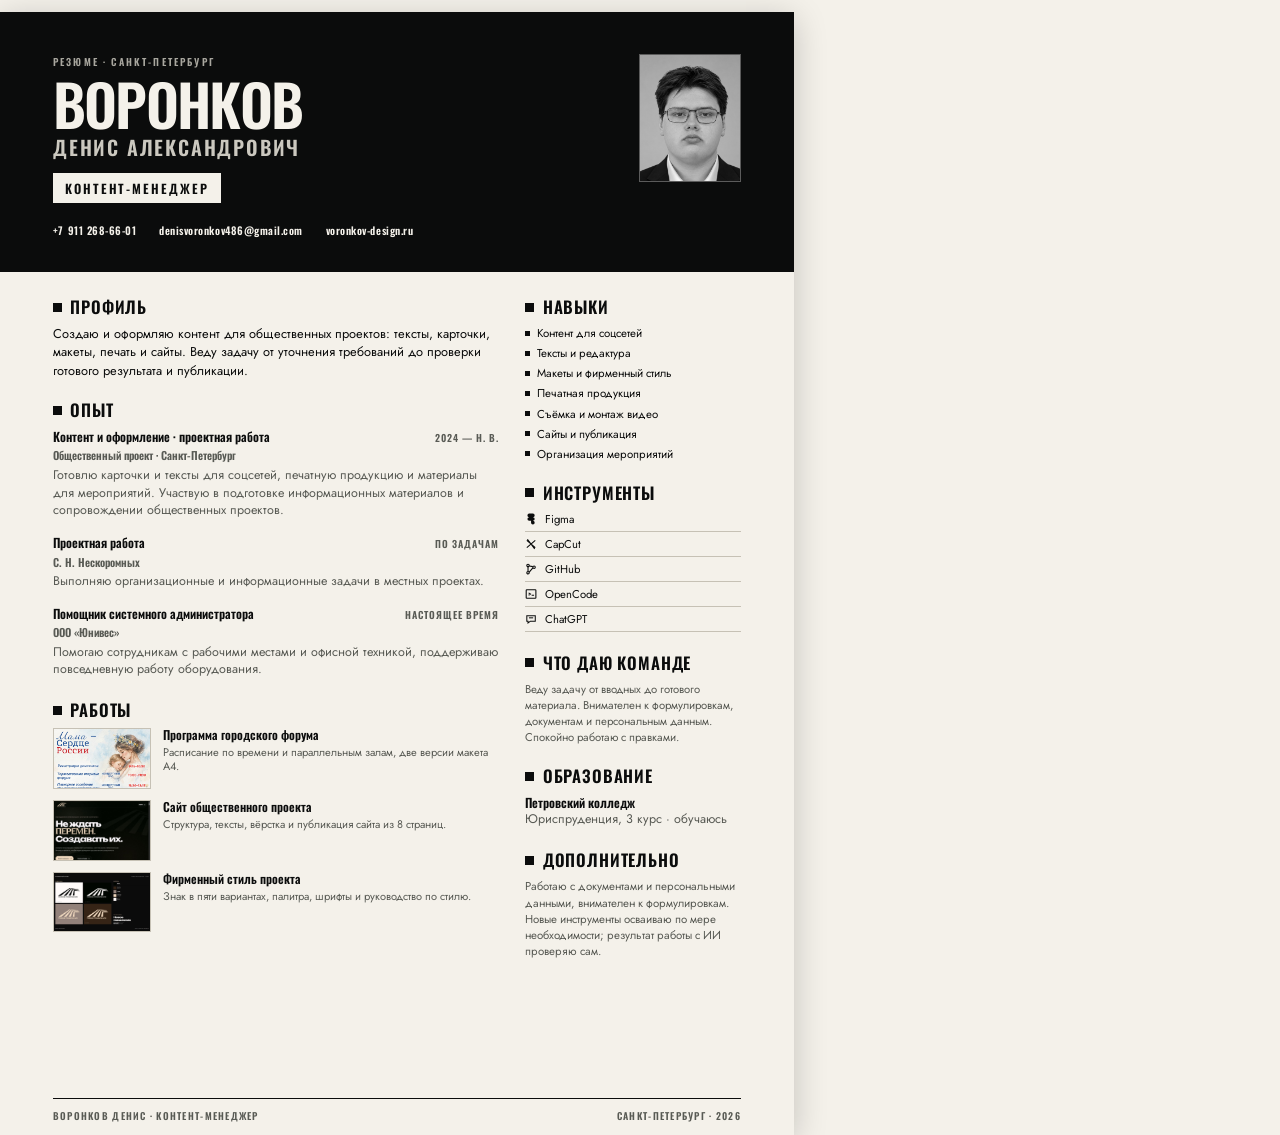
<file: assets/docs/voronkov-resume-2026.html>
<!doctype html>
<html lang="ru">
<head>
<meta charset="utf-8">
<title>Воронков Денис — контент-менеджер</title>
<style>
@font-face{font-family:Oswald;src:url("../fonts/oswald-600-cyrillic.woff2");font-weight:300 700}
@font-face{font-family:Oswald;src:url("../fonts/oswald-600-latin.woff2");font-weight:300 700}
@font-face{font-family:Jost;src:url("../fonts/jost-normal-300-600-cyrillic.woff2");font-weight:300 600}
@font-face{font-family:Jost;src:url("../fonts/jost-normal-300-600-latin.woff2");font-weight:300 600}

:root{
  --void:#0b0c0c;
  --bone:#f4f1ea;
  --ink:#0b0c0c;
  --soft:#585a54;
  --line:#c6c1b5;
  --accent:#0f6b73;
}

*{box-sizing:border-box}
@page{size:A4;margin:0}
html,body{margin:0;width:210mm;height:297mm}
body{
  background:var(--bone);color:var(--ink);
  font-family:Jost,"Helvetica Neue",Arial,sans-serif;
  font-size:9.4pt;line-height:1.42;
  -webkit-print-color-adjust:exact;print-color-adjust:exact;
}
.page{height:297mm;display:flex;flex-direction:column}

/* ===== шапка ===== */
.head{
  background:var(--void);color:var(--bone);
  padding:11mm 14mm 9mm;
  display:grid;grid-template-columns:1fr 27mm;gap:8mm;align-items:start;
}
.kicker{
  margin:0 0 3mm;color:#a9a79f;
  font:400 7.4pt Oswald,sans-serif;letter-spacing:.22em;text-transform:uppercase;
}
.name{margin:0;font:600 43pt/.84 Oswald,"Arial Narrow",sans-serif;letter-spacing:-.03em;text-transform:uppercase}
.name em{display:block;font-style:normal;font-size:15pt;font-weight:400;letter-spacing:.09em;margin-top:3mm;color:#cbc8bf}
.role{
  display:inline-block;margin-top:4.5mm;padding:1.5mm 3.2mm;
  background:var(--bone);color:var(--void);
  font:500 9.5pt Oswald,sans-serif;letter-spacing:.15em;text-transform:uppercase;
}
.contact{
  display:flex;flex-wrap:wrap;gap:1.6mm 6mm;margin-top:5mm;
  font:400 8pt Oswald,sans-serif;letter-spacing:.05em;color:#cbc8bf;
}
.contact b{font-weight:400;color:var(--bone)}
.photo{width:27mm;height:34mm;object-fit:cover;filter:grayscale(1);border:1px solid #5a5c56}

/* ===== тело ===== */
.body{padding:7mm 14mm 0;display:grid;grid-template-columns:1fr 57mm;gap:7mm;flex:1;min-height:0}
h2{
  display:flex;align-items:center;gap:2.2mm;
  margin:0 0 2.6mm;
  font:500 12.5pt/1 Oswald,"Arial Narrow",sans-serif;letter-spacing:.05em;text-transform:uppercase;
}
h2:before{content:"";width:2.4mm;height:2.4mm;background:var(--ink);flex:none}
section{margin-bottom:6mm;break-inside:avoid}
h3{font:500 9.4pt/1.2 Oswald,"Arial Narrow",sans-serif;margin:0 0 .5mm}
p{margin:0}
.muted{color:var(--soft)}

.profile{font-size:9.6pt}

/* опыт */
.job{margin-bottom:4mm}
.job:last-child{margin-bottom:0}
.job__top{display:flex;justify-content:space-between;align-items:baseline;gap:3mm}
.job__date{font:400 7.4pt Oswald,sans-serif;letter-spacing:.1em;text-transform:uppercase;color:var(--soft);white-space:nowrap}
.job__org{font:400 8.3pt Oswald,sans-serif;color:var(--soft);margin:.4mm 0 .9mm}
.job p:last-child{color:var(--soft)}

/* работы */
.works{display:grid;gap:3mm}
.work{display:grid;grid-template-columns:26mm 1fr;gap:3mm;align-items:start}
.work img{width:26mm;height:16mm;object-fit:cover;object-position:top center;border:1px solid var(--line)}
.work h3{font-size:9.2pt}
.work p{font-size:8.3pt;color:var(--soft);line-height:1.3}

/* правая колонка */
.row{display:flex;justify-content:space-between;gap:2mm;border-bottom:1px solid var(--line);padding-bottom:1.1mm;margin-bottom:1.1mm;font-size:8.5pt}
.row:last-child{margin-bottom:0;border-bottom:0;padding-bottom:0}
.row span{font:400 7.3pt Oswald,sans-serif;letter-spacing:.1em;text-transform:uppercase;color:var(--soft)}
.skills{display:grid;gap:1mm;list-style:none;margin:0;padding:0;font-size:8.6pt}
.skills li{padding-left:3.2mm;position:relative}
.skills li:before{content:"";position:absolute;left:0;top:1.5mm;width:1.3mm;height:1.3mm;background:var(--ink)}
.tools{display:grid;gap:1.1mm;list-style:none;margin:0;padding:0}
.tool{display:flex;align-items:center;gap:2mm;padding-bottom:1mm;border-bottom:1px solid var(--line);font-size:8.5pt}
.tool svg{width:3.2mm;height:3.2mm;flex:none}

/* подвал */
.foot{
  margin:0 14mm;padding:2.4mm 0 3mm;border-top:1px solid var(--ink);
  display:flex;justify-content:space-between;gap:4mm;
  font:400 7.3pt Oswald,sans-serif;letter-spacing:.13em;text-transform:uppercase;color:var(--soft);
}
@media screen{body{margin:12px auto;box-shadow:0 6px 32px #0003}}
</style>
</head>
<body><main class="page">

<header class="head">
  <div>
    <p class="kicker">Резюме · Санкт-Петербург</p>
    <h1 class="name">Воронков<em>Денис Александрович</em></h1>
    <div class="role">Контент-менеджер</div>
    <div class="contact">
      <b>+7 911 268-66-01</b>
      <b>denisvoronkov486@gmail.com</b>
      <b>voronkov-design.ru</b>
    </div>
  </div>
  <img class="photo" src="../img/resume-photo.jpg" alt="Денис Воронков">
</header>

<div class="body">
  <div>
    <section>
      <h2>Профиль</h2>
      <p class="profile">Создаю и оформляю контент для общественных проектов: тексты, карточки, макеты, печать и сайты. Веду задачу от уточнения требований до проверки готового результата и публикации.</p>
    </section>

    <section>
      <h2>Опыт</h2>
      <article class="job">
        <div class="job__top"><h3>Контент и оформление · проектная работа</h3><span class="job__date">2024 — н. в.</span></div>
        <p class="job__org">Общественный проект · Санкт-Петербург</p>
        <p>Готовлю карточки и тексты для соцсетей, печатную продукцию и материалы для мероприятий. Участвую в подготовке информационных материалов и сопровождении общественных проектов.</p>
      </article>
      <article class="job">
        <div class="job__top"><h3>Проектная работа</h3><span class="job__date">по задачам</span></div>
        <p class="job__org">С. Н. Нескоромных</p>
        <p>Выполняю организационные и информационные задачи в местных проектах.</p>
      </article>
      <article class="job">
        <div class="job__top"><h3>Помощник системного администратора</h3><span class="job__date">настоящее время</span></div>
        <p class="job__org">ООО «Юнивес»</p>
        <p>Помогаю сотрудникам с рабочими местами и офисной техникой, поддерживаю повседневную работу оборудования.</p>
      </article>
    </section>

    <section>
      <h2>Работы</h2>
      <div class="works">
        <article class="work">
          <img src="../img/forum-light.jpg" alt="Программа форума">
          <div><h3>Программа городского форума</h3><p>Расписание по времени и параллельным залам, две версии макета A4.</p></div>
        </article>
        <article class="work">
          <img src="../img/work-novo.jpg" alt="Сайт общественного проекта">
          <div><h3>Сайт общественного проекта</h3><p>Структура, тексты, вёрстка и публикация сайта из 8 страниц.</p></div>
        </article>
        <article class="work">
          <img src="../img/brand-board.jpg" alt="Фирменный стиль">
          <div><h3>Фирменный стиль проекта</h3><p>Знак в пяти вариантах, палитра, шрифты и руководство по стилю.</p></div>
        </article>
      </div>
    </section>
  </div>

  <aside>
    <section>
      <h2>Навыки</h2>
      <ul class="skills">
        <li>Контент для соцсетей</li>
        <li>Тексты и редактура</li>
        <li>Макеты и фирменный стиль</li>
        <li>Печатная продукция</li>
        <li>Съёмка и монтаж видео</li>
        <li>Сайты и публикация</li>
        <li>Организация мероприятий</li>
      </ul>
    </section>

    <section>
      <h2>Инструменты</h2>
      <ul class="tools">
        <li class="tool"><svg viewBox="0 0 16 20" fill="currentColor" aria-hidden="true"><path d="M5 1h3v6H5a3 3 0 1 1 0-6Zm3 0h3a3 3 0 1 1 0 6H8V1ZM5 7h3v6H5a3 3 0 1 1 0-6Zm3 0h3a3 3 0 1 1 0 6H8V7Zm0 6h3a3 3 0 1 1-3 3v-3Z"/></svg>Figma</li>
        <li class="tool"><svg viewBox="0 0 20 20" fill="none" stroke="currentColor" stroke-width="1.8" aria-hidden="true"><path d="m3 4 14 12M17 4 3 16M4 2l12 16"/></svg>CapCut</li>
        <li class="tool"><svg viewBox="0 0 20 20" fill="none" stroke="currentColor" stroke-width="1.8" aria-hidden="true"><circle cx="5" cy="4" r="2"/><circle cx="15" cy="7" r="2"/><circle cx="5" cy="16" r="2"/><path d="M5 6v8m2-9 6 1m-6 9 6-7"/></svg>GitHub</li>
        <li class="tool"><svg viewBox="0 0 20 20" fill="none" stroke="currentColor" stroke-width="1.8" aria-hidden="true"><rect x="2" y="3" width="16" height="14" rx="1"/><path d="m6 8 3 2-3 2m5 0h4"/></svg>OpenCode</li>
        <li class="tool"><svg viewBox="0 0 20 20" fill="none" stroke="currentColor" stroke-width="1.7" aria-hidden="true"><path d="M3 4.5h14v9H9l-4 3v-3H3z"/><path d="M6.5 8h7"/></svg>ChatGPT</li>
      </ul>
    </section>

    <section>
      <h2>Что даю команде</h2>
      <p class="muted" style="font-size:8.5pt">Веду задачу от вводных до готового материала. Внимателен к формулировкам, документам и персональным данным. Спокойно работаю с правками.</p>
    </section>
    <section>
      <h2>Образование</h2>
      <h3>Петровский колледж</h3>
      <p class="muted">Юриспруденция, 3 курс · обучаюсь</p>
    </section>

    <section>
      <h2>Дополнительно</h2>
      <p class="muted" style="font-size:8.6pt">Работаю с документами и персональными данными, внимателен к формулировкам. Новые инструменты осваиваю по мере необходимости; результат работы с ИИ проверяю сам.</p>
    </section>
  </aside>
</div>

<footer class="foot">
  <span>Воронков Денис · контент-менеджер</span>
  <span>Санкт-Петербург · 2026</span>
</footer>

</main></body></html>
</file>
<file: assets/css/fonts.css>
/* Локальные шрифты: Oswald (заголовки), Jost (текст), Lora (резюме). Кириллица + латиница. */

@font-face {
  font-family: "Oswald";
  font-style: normal;
  font-weight: 300 700;
  font-display: swap;
  src: url("../fonts/oswald-600-cyrillic.woff2") format("woff2");
  unicode-range: U+0301, U+0400-045F, U+0490-0491, U+04B0-04B1, U+2116;
}
@font-face {
  font-family: "Oswald";
  font-style: normal;
  font-weight: 300 700;
  font-display: swap;
  src: url("../fonts/oswald-600-latin.woff2") format("woff2");
  unicode-range: U+0000-00FF, U+2000-206F, U+20AC, U+2122, U+2212;
}

@font-face {
  font-family: "Jost";
  font-style: normal;
  font-weight: 300 600;
  font-display: swap;
  src: url("../fonts/jost-normal-300-600-cyrillic.woff2") format("woff2");
  unicode-range: U+0301, U+0400-045F, U+0490-0491, U+04B0-04B1, U+2116;
}
@font-face {
  font-family: "Jost";
  font-style: normal;
  font-weight: 300 600;
  font-display: swap;
  src: url("../fonts/jost-normal-300-600-latin.woff2") format("woff2");
  unicode-range: U+0000-00FF, U+0131, U+0152-0153, U+02BB-02BC, U+02C6, U+02DA,
    U+02DC, U+0304, U+0308, U+0329, U+2000-206F, U+20AC, U+2122, U+2191, U+2193,
    U+2212, U+2215, U+FEFF, U+FFFD;
}
</file>
<file: assets/css/tokens.css>
/* Дизайн-система сайта. Значения меняются только здесь. */

:root {
  color-scheme: dark;

  /* Поверхности */
  --void: #0b0c0c;
  --void-2: #141616;
  --bone: #edeae3;
  --bone-2: #dcd6cb;
  --ink: #0b0c0c;

  /* Текст */
  --on-dark: #edeae3;
  --on-dark-soft: #b8b6ad;
  --ash: #8b8e88;
  --on-bone-soft: #4b4d49;

  /* Линии и акцент */
  --line: rgb(237 234 227 / 0.16);
  --line-strong: rgb(237 234 227 / 0.34);
  --line-dark: rgb(11 12 12 / 0.16);
  --accent: #8fd6cd;

  /* Шрифты */
  --font-display: "Oswald", "Arial Narrow", "Helvetica Neue", sans-serif;
  --font-text: "Jost", "Helvetica Neue", Helvetica, Arial, sans-serif;

  /* Кегли */
  --s-xs: 0.8125rem;
  --s-s: 0.9375rem;
  --s-body: clamp(1rem, 0.96rem + 0.2vw, 1.125rem);
  --s-lead: clamp(1.1875rem, 1rem + 0.75vw, 1.625rem);
  --s-h3: clamp(1.375rem, 1.15rem + 1.1vw, 2rem);
  --s-h2: clamp(2.125rem, 1.3rem + 3.4vw, 4.25rem);
  --s-h1: clamp(2.75rem, 1.2rem + 7vw, 7rem);
  --s-mega: clamp(3rem, 14vw, 11rem);

  /* Ритм */
  --pad: clamp(1.25rem, 5vw, 5rem);
  --gap: clamp(3.5rem, 8vw, 7.5rem);
  --radius: 0;
  --bar-h: 64px;
  --ease: cubic-bezier(0.22, 0.61, 0.36, 1);
}
</file>
<file: assets/css/style.css>
/* Денис Воронков — раскладка и компоненты. Цвета и кегли берутся из tokens.css. */

*,
*::before,
*::after { box-sizing: border-box; }

html {
  -webkit-text-size-adjust: 100%;
  scroll-behavior: smooth;
  scroll-padding-top: calc(var(--bar-h) + 12px);
}

body {
  margin: 0;
  background: var(--void);
  color: var(--on-dark);
  font-family: var(--font-text);
  font-size: var(--s-body);
  font-weight: 400;
  line-height: 1.55;
  -webkit-font-smoothing: antialiased;
  text-rendering: optimizeLegibility;
  overflow-x: hidden;
}

img { display: block; max-width: 100%; height: auto; }

a { color: inherit; text-decoration: none; }
button { font: inherit; color: inherit; }

h1, h2, h3, p, figure, blockquote, dl, dd, dt { margin: 0; }
ul, ol { margin: 0; padding: 0; list-style: none; }

::selection { background: var(--accent); color: var(--ink); }

:focus-visible {
  outline: 2px solid var(--accent);
  outline-offset: 4px;
}

.skip {
  position: fixed;
  top: -120px;
  left: 16px;
  z-index: 200;
  padding: 12px 18px;
  background: var(--bone);
  color: var(--ink);
  font-size: var(--s-s);
  transition: top 0.18s var(--ease);
}
.skip:focus { top: 12px; }

.wrap {
  width: 100%;
  max-width: 1560px;
  margin: 0 auto;
  padding: 0 var(--pad);
}

/* ===== Типографика ===== */

.display {
  font-family: var(--font-display);
  font-weight: 600;
  text-transform: uppercase;
  line-height: 0.86;
  letter-spacing: -0.015em;
}

.mega {
  font-family: var(--font-display);
  font-weight: 600;
  font-size: var(--s-mega);
  line-height: 0.82;
  letter-spacing: -0.025em;
  text-transform: uppercase;
}

h1, h2, h3 { font-family: var(--font-display); font-weight: 500; }

h1 {
  font-size: var(--s-h1);
  line-height: 0.9;
  letter-spacing: -0.02em;
  text-transform: uppercase;
  text-wrap: balance;
}

h2 {
  font-size: var(--s-h2);
  line-height: 0.94;
  letter-spacing: -0.015em;
  text-transform: uppercase;
  text-wrap: balance;
}

h3 {
  font-size: var(--s-h3);
  line-height: 1.06;
  letter-spacing: -0.01em;
}

.label {
  font-family: var(--font-display);
  font-size: var(--s-xs);
  font-weight: 400;
  letter-spacing: 0.18em;
  text-transform: uppercase;
  color: var(--on-dark-soft);
}

.lead {
  font-size: var(--s-lead);
  line-height: 1.35;
  color: var(--on-dark-soft);
  max-width: 34ch;
  text-wrap: pretty;
}

.muted { color: var(--on-dark-soft); }

/* ===== Шапка ===== */

.bar {
  position: sticky;
  top: 0;
  z-index: 90;
  background: var(--void);
  border-bottom: 1px solid var(--line);
}

.bar__inner {
  display: flex;
  align-items: center;
  gap: 1.5rem;
  min-height: var(--bar-h);
}

.bar__brand {
  font-family: var(--font-display);
  font-size: 1rem;
  font-weight: 500;
  letter-spacing: 0.18em;
  text-transform: uppercase;
  margin-right: auto;
}

.bar__nav {
  display: flex;
  gap: clamp(1rem, 2.4vw, 2.25rem);
  font-family: var(--font-display);
  font-size: var(--s-xs);
  letter-spacing: 0.16em;
  text-transform: uppercase;
  color: var(--on-dark-soft);
}

.bar__nav a { padding: 0.5rem 0; border-bottom: 1px solid transparent; }
.bar__nav a:hover { color: var(--on-dark); border-bottom-color: var(--line-strong); }
.bar__nav a[aria-current="page"] { color: var(--on-dark); border-bottom-color: var(--accent); }

.bar__cta {
  padding: 0.62rem 1.05rem;
  border: 1px solid var(--line-strong);
  font-family: var(--font-display);
  font-size: var(--s-xs);
  letter-spacing: 0.14em;
  text-transform: uppercase;
  transition: background 0.2s var(--ease), color 0.2s var(--ease), border-color 0.2s var(--ease);
}
.bar__cta:hover { background: var(--bone); color: var(--ink); border-color: var(--bone); }

.bar__toggle {
  display: none;
  position: relative;
  width: 44px;
  height: 36px;
  padding: 0;
  border: 1px solid var(--line-strong);
  background: transparent;
  cursor: pointer;
}
.bar__toggle span {
  position: absolute;
  left: 11px;
  right: 11px;
  height: 1px;
  background: var(--on-dark);
  transition: transform 0.22s var(--ease), opacity 0.22s var(--ease);
}
.bar__toggle span:nth-child(1) { top: 14px; }
.bar__toggle span:nth-child(2) { top: 20px; }
.bar__toggle[aria-expanded="true"] span:nth-child(1) { transform: translateY(3px) rotate(45deg); }
.bar__toggle[aria-expanded="true"] span:nth-child(2) { transform: translateY(-3px) rotate(-45deg); }

/* ===== Кнопки и ссылки ===== */

.btn {
  display: inline-flex;
  align-items: center;
  gap: 0.6rem;
  min-height: 48px;
  padding: 0 1.4rem;
  border: 1px solid var(--on-dark);
  background: var(--on-dark);
  color: var(--ink);
  font-family: var(--font-display);
  font-size: var(--s-xs);
  letter-spacing: 0.14em;
  text-transform: uppercase;
  transition: background 0.2s var(--ease), color 0.2s var(--ease), border-color 0.2s var(--ease);
}
.btn:hover { background: transparent; color: var(--on-dark); }

.btn--ghost {
  background: transparent;
  color: var(--on-dark);
  border-color: var(--line-strong);
}
.btn--ghost:hover { background: var(--on-dark); color: var(--ink); border-color: var(--on-dark); }

.link {
  display: inline-flex;
  align-items: center;
  gap: 0.45rem;
  font-family: var(--font-display);
  font-size: var(--s-xs);
  letter-spacing: 0.14em;
  text-transform: uppercase;
  border-bottom: 1px solid var(--line-strong);
  padding-bottom: 0.25rem;
  transition: border-color 0.2s var(--ease), color 0.2s var(--ease);
}
.link:hover { border-bottom-color: var(--accent); color: var(--accent); }

/* Стрелки рисуем маской: символы ← → ↗ ↓ на телефонах подменяются эмодзи */
:root {
  --arr-r: url("data:image/svg+xml,%3Csvg xmlns='http://www.w3.org/2000/svg' viewBox='0 0 16 16'%3E%3Cpath d='M1 8h13M9 3l5 5-5 5' fill='none' stroke='%23000' stroke-width='1.7'/%3E%3C/svg%3E");
  --arr-l: url("data:image/svg+xml,%3Csvg xmlns='http://www.w3.org/2000/svg' viewBox='0 0 16 16'%3E%3Cpath d='M15 8H2M7 3L2 8l5 5' fill='none' stroke='%23000' stroke-width='1.7'/%3E%3C/svg%3E");
  --arr-ur: url("data:image/svg+xml,%3Csvg xmlns='http://www.w3.org/2000/svg' viewBox='0 0 16 16'%3E%3Cpath d='M3 13L13 3M5 3h8v8' fill='none' stroke='%23000' stroke-width='1.7'/%3E%3C/svg%3E");
  --arr-d: url("data:image/svg+xml,%3Csvg xmlns='http://www.w3.org/2000/svg' viewBox='0 0 16 16'%3E%3Cpath d='M8 1v13M3 9l5 5 5-5' fill='none' stroke='%23000' stroke-width='1.7'/%3E%3C/svg%3E");
}

.link::after,
.bar__cta::after,
a[target="_blank"]:not(.work__media)::after,
.lightbox__nav::before {
  content: "";
  display: inline-block;
  flex: none;
  width: 0.62em;
  height: 0.62em;
  background: currentColor;
  -webkit-mask: var(--arr-r) center / contain no-repeat;
  mask: var(--arr-r) center / contain no-repeat;
}

a[target="_blank"]:not(.link):not(.btn):not(.work__media)::after {
  margin-left: 0.35em;
  vertical-align: -0.02em;
}
a[target="_blank"]:not(.work__media)::after {
  -webkit-mask-image: var(--arr-ur);
  mask-image: var(--arr-ur);
}
.bar__cta::after {
  margin-left: 0.4em;
  -webkit-mask-image: var(--arr-d);
  mask-image: var(--arr-d);
}

.lightbox__nav { display: grid; place-items: center; padding: 0; }
.lightbox__nav--prev::before { -webkit-mask-image: var(--arr-l); mask-image: var(--arr-l); }
.lightbox__nav--next::before { -webkit-mask-image: var(--arr-r); mask-image: var(--arr-r); }

/* ===== Первый экран ===== */

.hero {
  position: relative;
  border-bottom: 1px solid var(--line);
}

.hero__inner {
  display: grid;
  grid-template-columns: minmax(0, 1fr) minmax(0, 0.72fr);
  align-items: stretch;
  gap: clamp(1.5rem, 4vw, 3.5rem);
  min-height: calc(100svh - var(--bar-h));
}

.hero__text {
  display: flex;
  flex-direction: column;
  justify-content: space-between;
  gap: 1.75rem;
  padding: clamp(2rem, 6vw, 4.5rem) 0 clamp(2rem, 5vw, 3.5rem);
}

.hero__eyebrow { display: flex; align-items: center; gap: 0.9rem; }
.hero__eyebrow::before {
  content: "";
  width: clamp(2rem, 5vw, 4.5rem);
  height: 1px;
  background: var(--line-strong);
}

.hero__name { display: flex; flex-direction: column; }

.hero__actions { display: flex; flex-wrap: wrap; gap: 0.75rem; }

.hero__media {
  position: relative;
  margin: 0;
  background: var(--void-2);
  overflow: hidden;
}

.hero__media img {
  width: 100%;
  height: 100%;
  object-fit: cover;
  object-position: 50% 28%;
  filter: grayscale(0.25) contrast(1.05);
}

.hero__media figcaption {
  position: absolute;
  right: 0;
  bottom: 0;
  left: 0;
  padding: 1rem 1.25rem;
  font-family: var(--font-display);
  font-size: var(--s-xs);
  letter-spacing: 0.16em;
  text-transform: uppercase;
  color: var(--on-dark);
  background: linear-gradient(to top, rgb(11 12 12 / 0.94) 0%, rgb(11 12 12 / 0.72) 55%, transparent 100%);
}

/* ===== Полоса фактов ===== */

.facts {
  display: grid;
  grid-template-columns: repeat(3, minmax(0, 1fr));
  border-bottom: 1px solid var(--line);
}
.facts li {
  padding: clamp(1.1rem, 2.4vw, 1.9rem) 0;
  border-right: 1px solid var(--line);
}
.facts li:last-child { border-right: 0; }
.facts b {
  display: block;
  font-family: var(--font-display);
  font-size: clamp(1.5rem, 1.1rem + 1.2vw, 2.25rem);
  font-weight: 500;
  line-height: 1;
  margin-bottom: 0.4rem;
}
.facts span {
  font-family: var(--font-display);
  font-size: var(--s-xs);
  letter-spacing: 0.12em;
  text-transform: uppercase;
  color: var(--on-dark-soft);
}

/* ===== Секции ===== */

.section { padding: var(--gap) 0; border-bottom: 1px solid var(--line); }
.section--tight { padding: clamp(2.5rem, 5vw, 4rem) 0; }

.sec-head {
  display: flex;
  flex-wrap: wrap;
  align-items: baseline;
  justify-content: space-between;
  gap: 1rem 2rem;
  margin-bottom: clamp(1.75rem, 3.5vw, 3rem);
}
.sec-head p { max-width: 38ch; color: var(--on-dark-soft); }

/* ===== Работы ===== */

.works { border-top: 1px solid var(--line); }

.work {
  display: grid;
  grid-template-columns: minmax(0, 0.92fr) minmax(0, 1.08fr);
  gap: clamp(1.25rem, 3.5vw, 3rem);
  padding: clamp(1.75rem, 3.5vw, 3rem) 0;
  border-bottom: 1px solid var(--line);
  align-items: center;
}

.work--flip .work__media { order: 2; }

.work__media {
  display: block;
  position: relative;
  overflow: hidden;
  background: var(--void-2);
  border: 1px solid var(--line);
}
.work__media img {
  width: 100%;
  aspect-ratio: 16 / 10;
  object-fit: cover;
  object-position: top center;
  transition: transform 0.6s var(--ease);
}
.work__media:hover img { transform: scale(1.03); }
/* Печатный макет: кадр 4:5 с паспарту, постер виден целиком */
.work__media img.is-poster {
  aspect-ratio: 4 / 5;
  object-fit: contain;
  background: #efece4;
  padding: clamp(0.75rem, 2.5vw, 1.5rem);
}
.work__media:hover img.is-poster { transform: none; }

.work__meta {
  display: flex;
  align-items: center;
  gap: 0.9rem;
  font-family: var(--font-display);
  font-size: var(--s-xs);
  letter-spacing: 0.14em;
  text-transform: uppercase;
  color: var(--ash);
  margin-bottom: 0.75rem;
}
.work__meta::before { content: ""; width: 1.6rem; height: 1px; background: var(--line-strong); }

.work__body h3,
.work__body h2 { font-size: var(--s-h3); margin-bottom: 0.75rem; }
.work__body p { color: var(--on-dark-soft); max-width: 46ch; }
.work__links { display: flex; flex-wrap: wrap; gap: 0.75rem 1.5rem; margin-top: 1.25rem; }

/* ===== Светлая полоса ===== */

.band {
  background: var(--bone);
  color: var(--ink);
}
.band .label { color: var(--on-bone-soft); }
.band .sec-head p { color: var(--on-bone-soft); }
.band .link { border-bottom-color: var(--line-dark); }
.band .link:hover { color: var(--ink); border-bottom-color: var(--ink); }

.about {
  display: grid;
  grid-template-columns: minmax(0, 0.62fr) minmax(0, 1fr);
  gap: clamp(1.5rem, 5vw, 4.5rem);
  align-items: start;
}

.about__photo {
  margin: 0;
  border: 1px solid var(--line-dark);
  overflow: hidden;
}
.about__photo img {
  width: 100%;
  aspect-ratio: 4 / 5;
  object-fit: cover;
  object-position: 50% 25%;
  filter: grayscale(1) contrast(1.06);
}

.about__text > * + * { margin-top: 1.1rem; }
.about__text p { color: var(--on-bone-soft); max-width: 52ch; }
.about__text .lead { color: var(--ink); font-size: clamp(1.25rem, 1rem + 0.9vw, 1.75rem); }

.chips { display: flex; flex-wrap: wrap; gap: 0.5rem; margin-top: 1.5rem; }
.chips li {
  padding: 0.4rem 0.7rem;
  border: 1px solid var(--line-dark);
  font-family: var(--font-display);
  font-size: var(--s-xs);
  letter-spacing: 0.1em;
  text-transform: uppercase;
}

/* ===== Навыки ===== */

.skills {
  display: grid;
  grid-template-columns: repeat(auto-fit, minmax(15rem, 1fr));
  gap: 1px;
  background: var(--line);
  border: 1px solid var(--line);
}
.skill {
  padding: clamp(1.1rem, 2.2vw, 1.6rem);
  background: var(--void);
}
.skill h3 { font-size: var(--s-h3); margin-bottom: 0.5rem; }
.skill p { color: var(--on-dark-soft); font-size: var(--s-s); }

/* ===== Опыт ===== */

.jobs { border-top: 1px solid var(--line); }
.job {
  display: grid;
  grid-template-columns: 9rem minmax(0, 1fr);
  gap: 1rem 2rem;
  padding: 1.5rem 0;
  border-bottom: 1px solid var(--line);
}
.job__when {
  font-family: var(--font-display);
  font-size: var(--s-xs);
  letter-spacing: 0.14em;
  text-transform: uppercase;
  color: var(--ash);
}
.job h3 { font-size: var(--s-h3); }
.job__org { color: var(--on-dark-soft); font-size: var(--s-s); margin: 0.25rem 0 0.6rem; }
.job p:last-child { color: var(--on-dark-soft); }

/* ===== Контакты ===== */

.contact__mail {
  display: inline-block;
  font-family: var(--font-display);
  font-size: clamp(1.5rem, 1rem + 3.4vw, 3.5rem);
  line-height: 1;
  letter-spacing: -0.01em;
  border-bottom: 1px solid var(--line-strong);
  padding-bottom: 0.3rem;
  transition: color 0.2s var(--ease), border-color 0.2s var(--ease);
}
.contact__mail:hover { color: var(--accent); border-bottom-color: var(--accent); }

.contact__rows { display: grid; gap: 0.9rem; margin-top: 2rem; }
.contact__row {
  display: flex;
  flex-wrap: wrap;
  gap: 0.5rem 1.5rem;
  align-items: baseline;
  padding-top: 0.9rem;
  border-top: 1px solid var(--line);
}
.contact__row dt {
  min-width: 8rem;
  font-family: var(--font-display);
  font-size: var(--s-xs);
  letter-spacing: 0.14em;
  text-transform: uppercase;
  color: var(--ash);
}
.contact__row dd { margin: 0; }

/* ===== Подвал ===== */

.foot { padding: clamp(2.5rem, 5vw, 4rem) 0 1.5rem; }

.foot__name {
  font-family: var(--font-display);
  font-weight: 600;
  font-size: clamp(3.25rem, 15vw, 12rem);
  line-height: 0.8;
  letter-spacing: -0.03em;
  text-transform: uppercase;
  border-bottom: 1px solid var(--line);
  padding-bottom: 0.15em;
  margin-bottom: 1.5rem;
}

.foot__rows {
  display: flex;
  flex-wrap: wrap;
  align-items: center;
  align-items: center;
  gap: 0.75rem 2rem;
  align-items: center;
  justify-content: space-between;
  font-family: var(--font-display);
  font-size: var(--s-xs);
  letter-spacing: 0.12em;
  text-transform: uppercase;
  color: var(--on-dark-soft);
}
.foot__rows a:hover { color: var(--accent); }
.foot__docs { display: flex; flex-wrap: wrap; gap: 0.75rem 1.5rem; }

/* ===== Просмотр работ ===== */

.lightbox {
  position: fixed;
  inset: 0;
  z-index: 300;
  display: grid;
  place-items: center;
  padding: clamp(1rem, 4vw, 3rem);
  background: rgb(6 7 7 / 0.96);
}
.lightbox[hidden] { display: none; }

.lightbox__figure { margin: 0; max-width: min(1200px, 92vw); }
.lightbox__img { width: 100%; max-height: 76vh; object-fit: contain; }
.lightbox__caption {
  margin-top: 0.9rem;
  font-family: var(--font-display);
  font-size: var(--s-xs);
  letter-spacing: 0.14em;
  text-transform: uppercase;
  color: var(--on-dark-soft);
}

.lightbox__close,
.lightbox__nav {
  position: absolute;
  border: 1px solid var(--line-strong);
  background: transparent;
  color: var(--on-dark);
  cursor: pointer;
  font-family: var(--font-display);
  font-size: 1.25rem;
  line-height: 1;
  width: 48px;
  height: 48px;
  transition: background 0.2s var(--ease), color 0.2s var(--ease);
}
.lightbox__close:hover,
.lightbox__nav:hover { background: var(--bone); color: var(--ink); }

.lightbox__close { top: clamp(1rem, 3vw, 2rem); right: clamp(1rem, 3vw, 2rem); }
.lightbox__nav--prev { left: clamp(1rem, 3vw, 2rem); top: 50%; }
.lightbox__nav--next { right: clamp(1rem, 3vw, 2rem); top: 50%; }
.lightbox__count {
  position: absolute;
  top: clamp(1rem, 3vw, 2rem);
  left: clamp(1rem, 3vw, 2rem);
  font-family: var(--font-display);
  font-size: var(--s-xs);
  letter-spacing: 0.16em;
  color: var(--on-dark-soft);
}

/* ===== Появление ===== */

.js .reveal { opacity: 1; }

@media (prefers-reduced-motion: reduce) {
  html { scroll-behavior: auto; }
  .js .reveal { opacity: 1; transform: none; transition: none; }
  .work__media img { transition: none; }
}

/* ===== Планшет ===== */

@media (max-width: 960px) {
  .hero__inner { grid-template-columns: 1fr; min-height: 0; }
  /* Имя сначала, портрет после: на телефоне первый экран показывает кто это */
  .hero__media { order: 0; max-height: none; }
  .hero__media img { height: auto; aspect-ratio: 4 / 5; max-height: 58svh; object-position: 50% 24%; }
  .hero__text { padding: 1.75rem 0 0.5rem; }
  .about { grid-template-columns: 1fr; }
  .work { grid-template-columns: 1fr; }
  .work--flip .work__media { order: 0; }
}

/* ===== Телефон ===== */

@media (max-width: 820px) {
  .bar__toggle { display: block; }
  .bar__cta { display: none; }

  .bar__nav {
    position: fixed;
    inset: var(--bar-h) 0 auto;
    display: none;
    flex-direction: column;
    gap: 0;
    padding: 1rem var(--pad) 1.5rem;
    background: var(--void);
    border-bottom: 1px solid var(--line);
    font-size: var(--s-s);
  }
  .bar__nav.is-open { display: flex; }
  .bar__nav a {
    padding: 0.9rem 0;
    border-bottom: 1px solid var(--line);
    letter-spacing: 0.1em;
  }
  .bar__nav a:last-child { border-bottom: 0; }

  .facts { grid-template-columns: 1fr; }
  .facts li { border-right: 0; border-bottom: 1px solid var(--line); }
  .facts li:last-child { border-bottom: 0; }

  .job { grid-template-columns: 1fr; gap: 0.4rem; }
  .sec-head p { max-width: none; }
  .hero__actions .btn { flex: 1 1 auto; justify-content: center; }
}

/* ===== Заголовок страницы ===== */

.page-head {
  padding: clamp(2.5rem, 6vw, 4.5rem) 0 clamp(1.75rem, 3vw, 2.5rem);
  border-bottom: 1px solid var(--line);
}
.page-head .label { margin-bottom: 1rem; }
.page-head h1 { max-width: 16ch; }
.page-head .lead { margin-top: 1.25rem; }
.page-head + .section { padding-top: clamp(1.75rem, 3vw, 2.75rem); }

/* ===== Брендинг ===== */

.brand-logos {
  display: grid;
  grid-template-columns: repeat(auto-fit, minmax(17rem, 1fr));
  gap: 1px;
  background: var(--line);
  border: 1px solid var(--line);
}
.brand-logo {
  margin: 0;
  padding: clamp(1rem, 2vw, 1.6rem);
  display: flex;
  flex-direction: column;
  justify-content: space-between;
  gap: 1.25rem;
  min-height: 11rem;
}
.brand-logo img { width: 100%; height: auto; }
.brand-logo figcaption {
  font-family: var(--font-display);
  font-size: var(--s-xs);
  letter-spacing: 0.14em;
  text-transform: uppercase;
  opacity: 0.75;
}

.brand-palette {
  display: grid;
  grid-template-columns: repeat(auto-fit, minmax(10rem, 1fr));
  gap: 1px;
  background: var(--line);
  border: 1px solid var(--line);
}
.brand-swatch {
  display: grid;
  gap: 0.45rem;
  padding: 1rem;
  background: var(--void);
}
.brand-swatch__chip { display: block; height: 6rem; border: 1px solid var(--line); }
.brand-swatch__name {
  font-family: var(--font-display);
  font-size: var(--s-xs);
  letter-spacing: 0.12em;
  text-transform: uppercase;
}
.brand-swatch__hex { color: var(--ash); font-size: var(--s-xs); }

@media (min-width: 900px) {
  .brand-logo:last-child { grid-column: span 2; }
}

/* ===== Логотип ===== */

.bar__brand {
  display: flex;
  align-items: center;
  gap: 0.6rem;
  min-height: 44px;
  margin-right: auto;
}
.brand__mark { width: 26px; height: 26px; flex: none; }
.brand__text {
  display: flex;
  align-items: baseline;
  gap: 0.5rem;
  font-family: var(--font-display);
  line-height: 1;
  text-transform: uppercase;
}
.brand__name { font-size: 0.8rem; font-weight: 500; letter-spacing: 0.16em; }
.brand__sub {
  font-size: 0.62rem;
  font-weight: 400;
  letter-spacing: 0.22em;
  color: var(--on-dark-soft);
}

/* ===== Длина строк и ритм текста ===== */

.about__text p,
.skill p,
.job p,
.qualities,
.profile { max-width: 66ch; }
.sec-head p { max-width: 44ch; }
.job p:last-child { max-width: 64ch; }
h2 + p, h2 + div, h2 + ul, h2 + ol { margin-top: 0; }

/* ===== Подчёркивание в меню ===== */

.bar__nav a { position: relative; border-bottom: 0; min-height: 44px; display: inline-flex; align-items: center; }
.bar__nav a::after {
  content: "";
  position: absolute;
  left: 0;
  right: 0;
  bottom: 6px;
  height: 1px;
  background: currentColor;
  transform: scaleX(0);
  transform-origin: left;
  transition: transform 0.28s var(--ease);
}
.bar__nav a:hover::after,
.bar__nav a:focus-visible::after,
.bar__nav a[aria-current="page"]::after { transform: scaleX(1); }
.bar__nav a[aria-current="page"]::after { background: var(--accent); }

/* ===== Появление: шаг за шагом ===== */

.js .reveal > * {
  opacity: 0;
  transform: translateY(16px);
  transition: opacity 0.6s var(--ease), transform 0.6s var(--ease);
  transition-delay: calc(var(--i, 0) * 70ms);
}
.js .reveal.is-in > * { opacity: 1; transform: none; }

/* первый экран */
.hero__text > * { animation: rise 0.9s var(--ease) both; }
.hero__text > *:nth-child(2) { animation-delay: 0.06s; }
.hero__text > *:nth-child(3) { animation-delay: 0.12s; }
.hero__text > *:nth-child(4) { animation-delay: 0.18s; }
.hero__media { animation: rise 0.9s var(--ease) 0.1s both; }
.hero__media img { animation: settle 1.4s var(--ease) both; }

@keyframes rise {
  from { opacity: 0; transform: translateY(24px); }
  to { opacity: 1; transform: none; }
}
@keyframes settle {
  from { opacity: 0; transform: scale(1.05); }
  to { opacity: 1; transform: none; }
}

/* подвал */
.foot__name { animation: rise 0.8s var(--ease) both; }

/* отклик на нажатие */
.btn:active, .bar__cta:active { transform: translateY(1px); }
.btn, .bar__cta, .link, .bar__nav a { transition-duration: 0.2s; }

@media (prefers-reduced-motion: reduce) {
  .js .reveal > * { opacity: 1; transform: none; transition: none; }
  .hero__text > *, .hero__media, .hero__media img, .foot__name { animation: none; }
  .bar__nav a::after { transition: none; }
}

/* ===== Отступы заголовка страницы ===== */

.page-head { padding-bottom: clamp(1.1rem, 1.8vw, 1.6rem); }
.page-head + .section { padding-top: clamp(1rem, 1.6vw, 1.4rem); }
.page-head + .section .works { border-top: 0; }

/* логотип в ките */
.logo-row { display: grid; grid-template-columns: repeat(auto-fit, minmax(14rem, 1fr)); gap: 1px; background: var(--line); border: 1px solid var(--line); }
.logo-tile { display: flex; align-items: center; justify-content: center; min-height: 9rem; padding: 1.5rem; }
.logo-tile img, .logo-tile svg { width: 100%; max-width: 13rem; height: auto; }
.logo-tile svg.mark { max-width: 5.5rem; }

.logo-tile svg.mark { max-width: 5.5rem; }

/* ===== Блок «Задизайнено в студии» ===== */

.vd-stamp {
  display: flex;
  align-items: center;
  gap: 0.8rem;
  color: var(--on-dark-soft);
}
.vd-stamp__mark {
  display: flex;
  flex-direction: column;
  gap: 0.3rem;
  color: inherit;
}
.vd-stamp__box {
  display: block;
  padding: 0.45rem 0.7rem;
  border: 1px solid var(--line-strong);
  font: 500 0.95rem/1 var(--font-display);
  letter-spacing: 0.14em;
  text-transform: uppercase;
  white-space: nowrap;
  transition: border-color 0.2s var(--ease), color 0.2s var(--ease);
}
.vd-stamp__box i {
  font-style: normal;
  color: var(--ash);
  margin-left: 0.3em;
  letter-spacing: 0.16em;
}
.vd-stamp__year {
  font: 400 0.68rem/1.6 var(--font-display);
  letter-spacing: 0.18em;
}
.vd-stamp__note { font-size: 0.82rem; line-height: 1.45; max-width: 22ch; }
.vd-stamp__note a { text-decoration: underline; text-underline-offset: 2px; }
.vd-stamp:hover .vd-stamp__box { border-color: var(--on-dark); color: var(--on-dark); }
.vd-stamp:hover .vd-stamp__box i { color: var(--on-dark-soft); }

.vd-stamp__logo { width: 13px; height: 13px; flex: none; }
</file>
